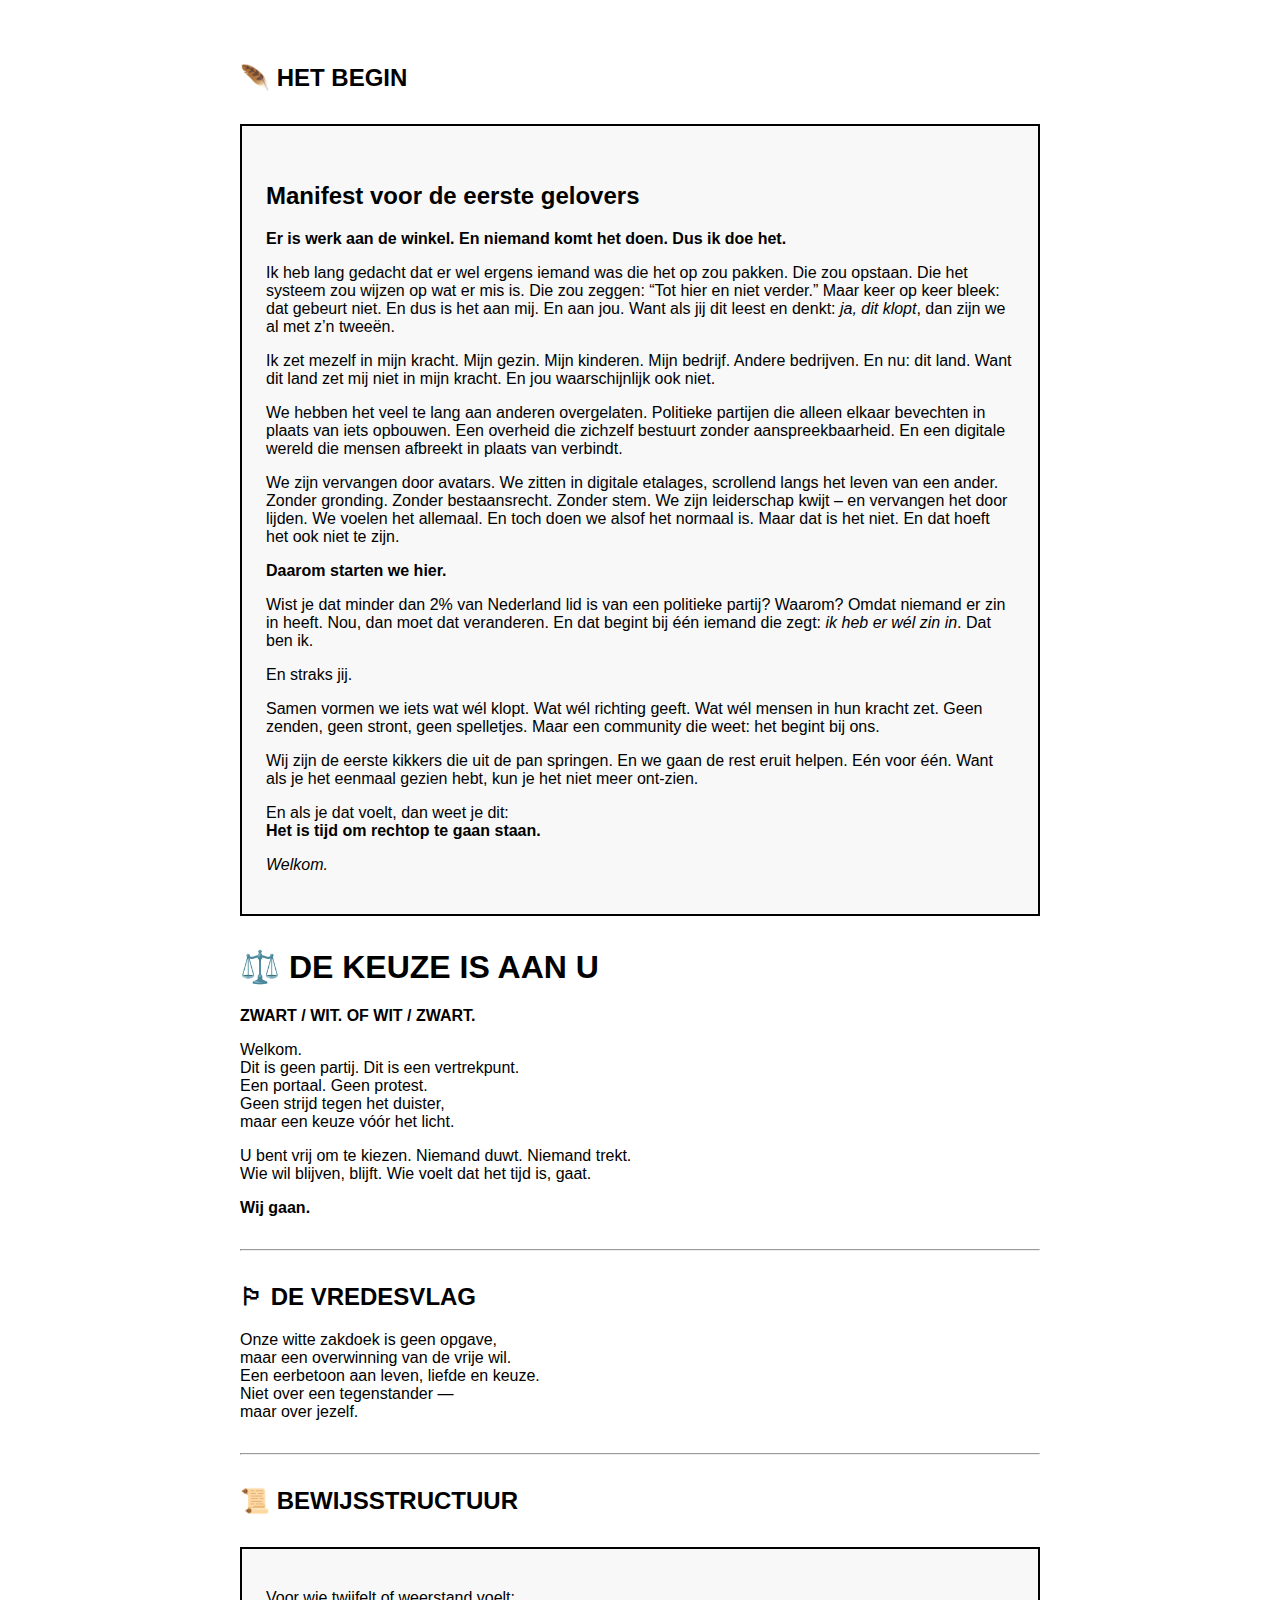
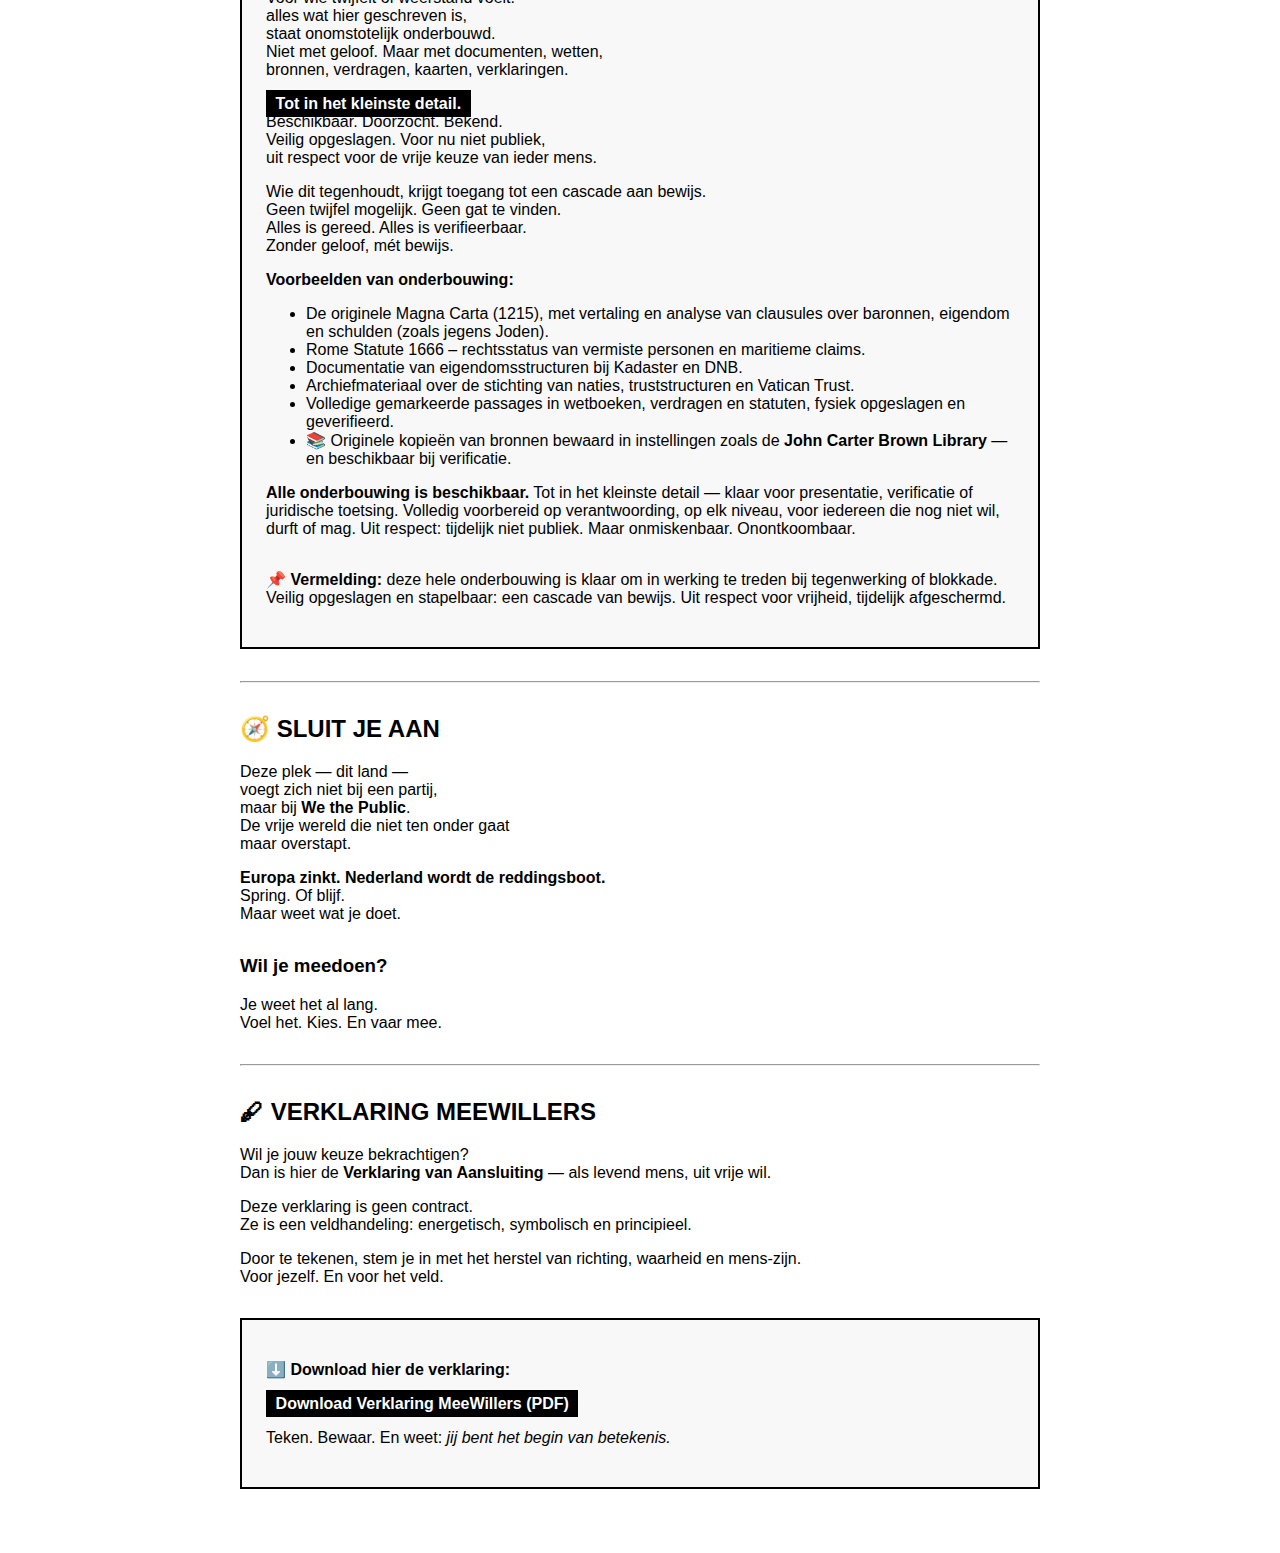
<file: index.html>
<!DOCTYPE html>
<html lang="nl">
<head>
  <meta charset="UTF-8" />
  <meta name="viewport" content="width=device-width, initial-scale=1.0" />
  <title>De Keuze | Partij Tegen De Politiek</title>
  <style>
    body {
      margin: 0;
      padding: 2rem;
      font-family: Arial, sans-serif;
      background: #fff;
      color: #000;
    }
    .container {
      max-width: 800px;
      margin: 0 auto;
    }
    h1, h2, h3 {
      margin-top: 2rem;
    }
    hr {
      margin: 2rem 0;
    }
    .highlight {
      font-weight: bold;
      background: #000;
      color: #fff;
      padding: 0.3rem 0.6rem;
      text-decoration: none;
    }
    .box {
      border: 2px solid black;
      padding: 1.5rem;
      margin: 2rem 0;
      background: #f8f8f8;
    }
  </style>
</head>
<body>
  <div class="container"><!-- HET BEGIN: Manifest voor de eerste gelovers -->
<h2>🪶 HET BEGIN</h2>
<div class="box">
  <h2>Manifest voor de eerste gelovers</h2>

  <p><strong>Er is werk aan de winkel. En niemand komt het doen. Dus ik doe het.</strong></p>

  <p>Ik heb lang gedacht dat er wel ergens iemand was die het op zou pakken. Die zou opstaan. Die het systeem zou wijzen op wat er mis is. Die zou zeggen: “Tot hier en niet verder.” Maar keer op keer bleek: dat gebeurt niet. En dus is het aan mij. En aan jou. Want als jij dit leest en denkt: <em>ja, dit klopt</em>, dan zijn we al met z’n tweeën.</p>

  <p>Ik zet mezelf in mijn kracht. Mijn gezin. Mijn kinderen. Mijn bedrijf. Andere bedrijven. En nu: dit land. Want dit land zet mij niet in mijn kracht. En jou waarschijnlijk ook niet.</p>

  <p>We hebben het veel te lang aan anderen overgelaten. Politieke partijen die alleen elkaar bevechten in plaats van iets opbouwen. Een overheid die zichzelf bestuurt zonder aanspreekbaarheid. En een digitale wereld die mensen afbreekt in plaats van verbindt.</p>

  <p>We zijn vervangen door avatars. We zitten in digitale etalages, scrollend langs het leven van een ander. Zonder gronding. Zonder bestaansrecht. Zonder stem. We zijn leiderschap kwijt – en vervangen het door lijden. We voelen het allemaal. En toch doen we alsof het normaal is. Maar dat is het niet. En dat hoeft het ook niet te zijn.</p>

  <p><strong>Daarom starten we hier.</strong></p>

  <p>Wist je dat minder dan 2% van Nederland lid is van een politieke partij? Waarom? Omdat niemand er zin in heeft. Nou, dan moet dat veranderen. En dat begint bij één iemand die zegt: <em>ik heb er wél zin in</em>. Dat ben ik.</p>

  <p>En straks jij.</p>

  <p>Samen vormen we iets wat wél klopt. Wat wél richting geeft. Wat wél mensen in hun kracht zet. Geen zenden, geen stront, geen spelletjes. Maar een community die weet: het begint bij ons.</p>

  <p>Wij zijn de eerste kikkers die uit de pan springen. En we gaan de rest eruit helpen. Eén voor één. Want als je het eenmaal gezien hebt, kun je het niet meer ont-zien.</p>

  <p>En als je dat voelt, dan weet je dit:<br><strong>Het is tijd om rechtop te gaan staan.</strong></p>

  <p><em>Welkom.</em></p>
</div>
<!-- EINDE Manifest -->

    <h1>⚖️ DE KEUZE IS AAN U</h1>
    <p><strong>ZWART / WIT. OF WIT / ZWART.</strong></p>

    <p>Welkom.<br>
    Dit is geen partij. Dit is een vertrekpunt.<br>
    Een portaal. Geen protest.<br>
    Geen strijd tegen het duister,<br>
    maar een keuze vóór het licht.</p>

    <p>U bent vrij om te kiezen. Niemand duwt. Niemand trekt.<br>
    Wie wil blijven, blijft. Wie voelt dat het tijd is, gaat.</p>

    <p><strong>Wij gaan.</strong></p>

    <hr />

    <h2>🏳 DE VREDESVLAG</h2>
    <p>Onze witte zakdoek is geen opgave,<br>
    maar een overwinning van de vrije wil.<br>
    Een eerbetoon aan leven, liefde en keuze.<br>
    Niet over een tegenstander —<br>
    maar over jezelf.</p>

    <hr />

    <h2>📜 BEWIJSSTRUCTUUR</h2>
    <div class="box">
      <p>Voor wie twijfelt of weerstand voelt:<br>
      alles wat hier geschreven is,<br>
      staat onomstotelijk onderbouwd.<br>
      Niet met geloof. Maar met documenten, wetten,<br>
      bronnen, verdragen, kaarten, verklaringen.</p>

      <p><span class="highlight">Tot in het kleinste detail.</span><br>
      Beschikbaar. Doorzocht. Bekend.<br>
      Veilig opgeslagen. Voor nu niet publiek,<br>
      uit respect voor de vrije keuze van ieder mens.</p>

      <p>Wie dit tegenhoudt, krijgt toegang tot een cascade aan bewijs.<br>
      Geen twijfel mogelijk. Geen gat te vinden.<br>
      Alles is gereed. Alles is verifieerbaar.<br>
      Zonder geloof, mét bewijs.</p>

      <p><strong>Voorbeelden van onderbouwing:</strong></p>
      <ul>
        <li>De originele Magna Carta (1215), met vertaling en analyse van clausules over baronnen, eigendom en schulden (zoals jegens Joden).</li>
        <li>Rome Statute 1666 – rechtsstatus van vermiste personen en maritieme claims.</li>
        <li>Documentatie van eigendomsstructuren bij Kadaster en DNB.</li>
        <li>Archiefmateriaal over de stichting van naties, truststructuren en Vatican Trust.</li>
        <li>Volledige gemarkeerde passages in wetboeken, verdragen en statuten, fysiek opgeslagen en geverifieerd.</li>
        <li>📚 Originele kopieën van bronnen bewaard in instellingen zoals de <strong>John Carter Brown Library</strong> — en beschikbaar bij verificatie.</li>
      </ul>

      <p><strong>Alle onderbouwing is beschikbaar.</strong> Tot in het kleinste detail — klaar voor presentatie, verificatie of juridische toetsing. Volledig voorbereid op verantwoording, op elk niveau, voor iedereen die nog niet wil, durft of mag. Uit respect: tijdelijk niet publiek. Maar onmiskenbaar. Onontkoombaar.</p>

      <p style="margin-top: 2rem;"><strong>📌 Vermelding:</strong> deze hele onderbouwing is klaar om in werking te treden bij tegenwerking of blokkade. Veilig opgeslagen en stapelbaar: een cascade van bewijs. Uit respect voor vrijheid, tijdelijk afgeschermd.</p>
    </div>

    <hr />

    <h2>🧭 SLUIT JE AAN</h2>
    <p>Deze plek — dit land —<br>
    voegt zich niet bij een partij,<br>
    maar bij <strong>We the Public</strong>.<br>
    De vrije wereld die niet ten onder gaat<br>
    maar overstapt.</p>

    <p><strong>Europa zinkt. Nederland wordt de reddingsboot.</strong><br>
    Spring. Of blijf.<br>
    Maar weet wat je doet.</p>

    <h3>Wil je meedoen?</h3>
    <p>Je weet het al lang.<br>
    Voel het. Kies. En vaar mee.</p>

    <hr />

    <h2>🖋 VERKLARING MEEWILLERS</h2>
    <p>Wil je jouw keuze bekrachtigen?<br>
    Dan is hier de <strong>Verklaring van Aansluiting</strong> — als levend mens, uit vrije wil.</p>

    <p>Deze verklaring is geen contract.<br>
    Ze is een veldhandeling: energetisch, symbolisch en principieel.</p>

    <p>Door te tekenen, stem je in met het herstel van richting, waarheid en mens-zijn.<br>
    Voor jezelf. En voor het veld.</p>

    <div class="box">
      <p><strong>⬇️ Download hier de verklaring:</strong></p>
      <p><a href="Verklaring_Staten_Generaal_MeeWillers.pdf" download class="highlight">Download Verklaring MeeWillers (PDF)</a></p>
      <p style="margin-top:1rem;">Teken. Bewaar. En weet: <em>jij bent het begin van betekenis.</em></p>
    </div>
  </div>
</body>
</html>
</file>
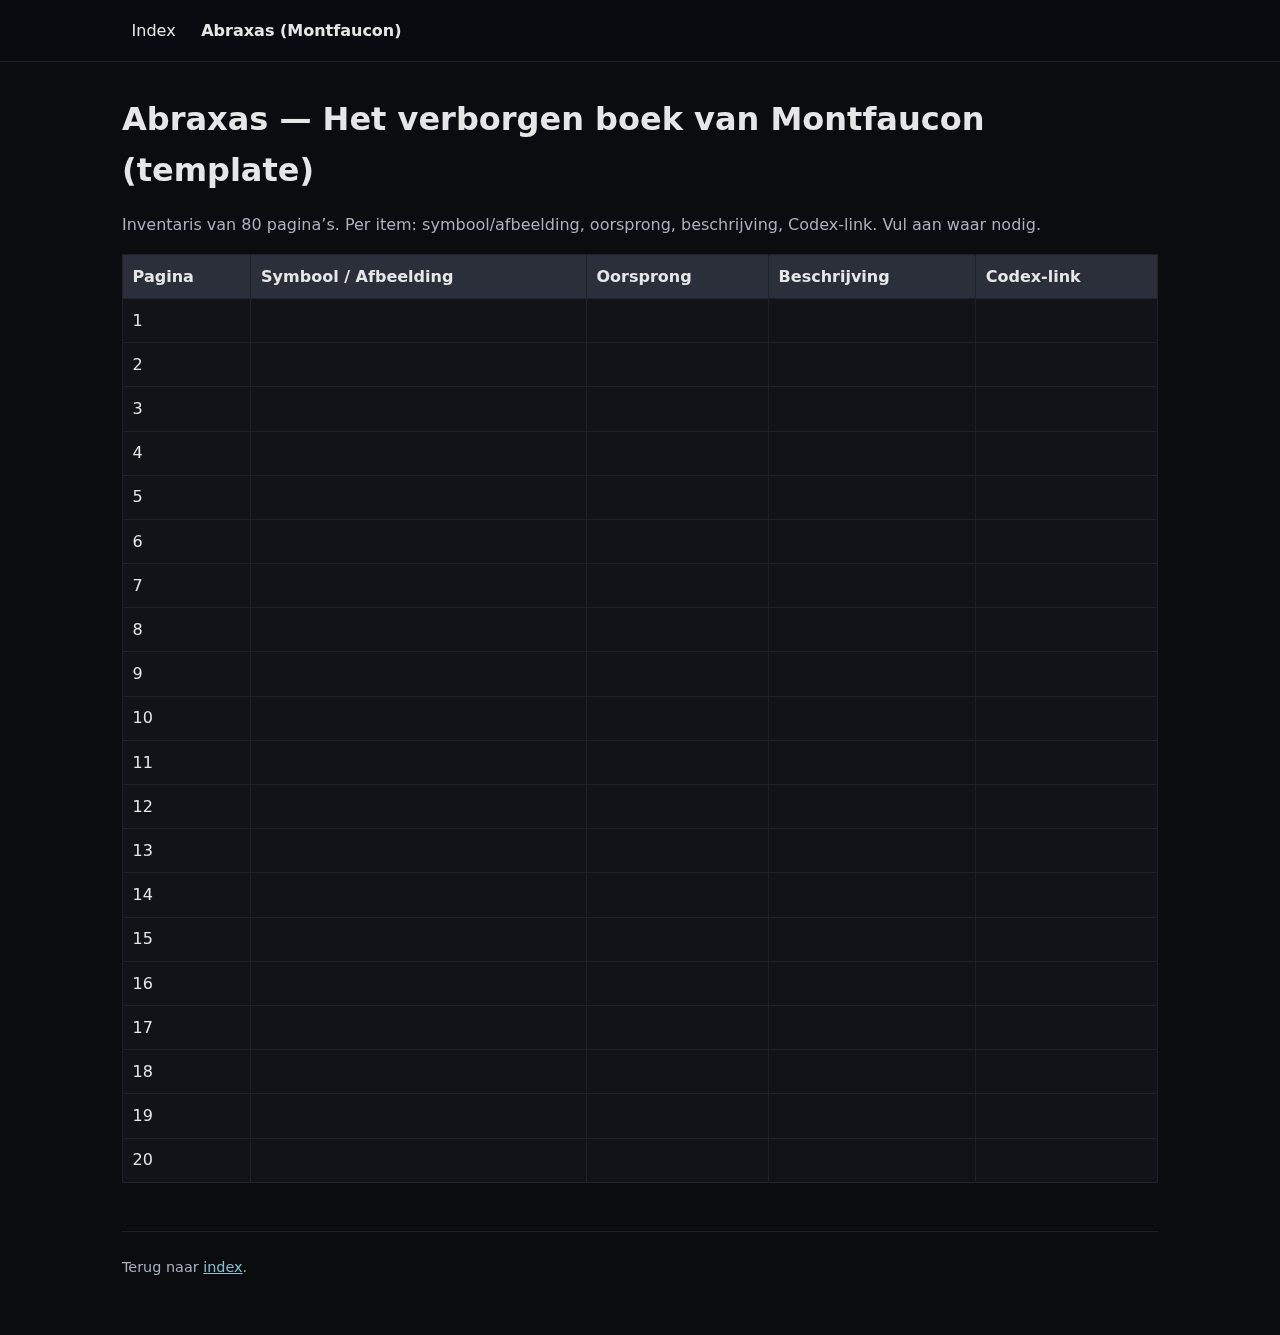
<file: abraxas_montfaucon.html>
<!doctype html>
<html lang="nl">
<head>
<meta charset="utf-8">
<meta name="viewport" content="width=device-width,initial-scale=1">
<title>Abraxas (Montfaucon) — Inventaris-template</title>
<link rel="stylesheet" href="styles.css">
</head>
<body>
<nav><div class="inner">
  <a href="index.html">Index</a>
  <strong>Abraxas (Montfaucon)</strong>
</div></nav>
<main class="container">
  <h1>Abraxas — Het verborgen boek van Montfaucon (template)</h1>
  <p class="lede">Inventaris van 80 pagina’s. Per item: symbool/afbeelding, oorsprong, beschrijving, Codex‑link. Vul aan waar nodig.</p>
  <table class="table">
    <thead><tr><th>Pagina</th><th>Symbool / Afbeelding</th><th>Oorsprong</th><th>Beschrijving</th><th>Codex‑link</th></tr></thead>
    <tbody>
      <tr><td>1</td><td></td><td></td><td></td><td></td></tr>
<tr><td>2</td><td></td><td></td><td></td><td></td></tr>
<tr><td>3</td><td></td><td></td><td></td><td></td></tr>
<tr><td>4</td><td></td><td></td><td></td><td></td></tr>
<tr><td>5</td><td></td><td></td><td></td><td></td></tr>
<tr><td>6</td><td></td><td></td><td></td><td></td></tr>
<tr><td>7</td><td></td><td></td><td></td><td></td></tr>
<tr><td>8</td><td></td><td></td><td></td><td></td></tr>
<tr><td>9</td><td></td><td></td><td></td><td></td></tr>
<tr><td>10</td><td></td><td></td><td></td><td></td></tr>
<tr><td>11</td><td></td><td></td><td></td><td></td></tr>
<tr><td>12</td><td></td><td></td><td></td><td></td></tr>
<tr><td>13</td><td></td><td></td><td></td><td></td></tr>
<tr><td>14</td><td></td><td></td><td></td><td></td></tr>
<tr><td>15</td><td></td><td></td><td></td><td></td></tr>
<tr><td>16</td><td></td><td></td><td></td><td></td></tr>
<tr><td>17</td><td></td><td></td><td></td><td></td></tr>
<tr><td>18</td><td></td><td></td><td></td><td></td></tr>
<tr><td>19</td><td></td><td></td><td></td><td></td></tr>
<tr><td>20</td><td></td><td></td><td></td><td></td></tr>
    </tbody>
  </table>
  <div class="foot">Terug naar <a href="index.html">index</a>.</div>
</main>
</body>
</html>
</file>
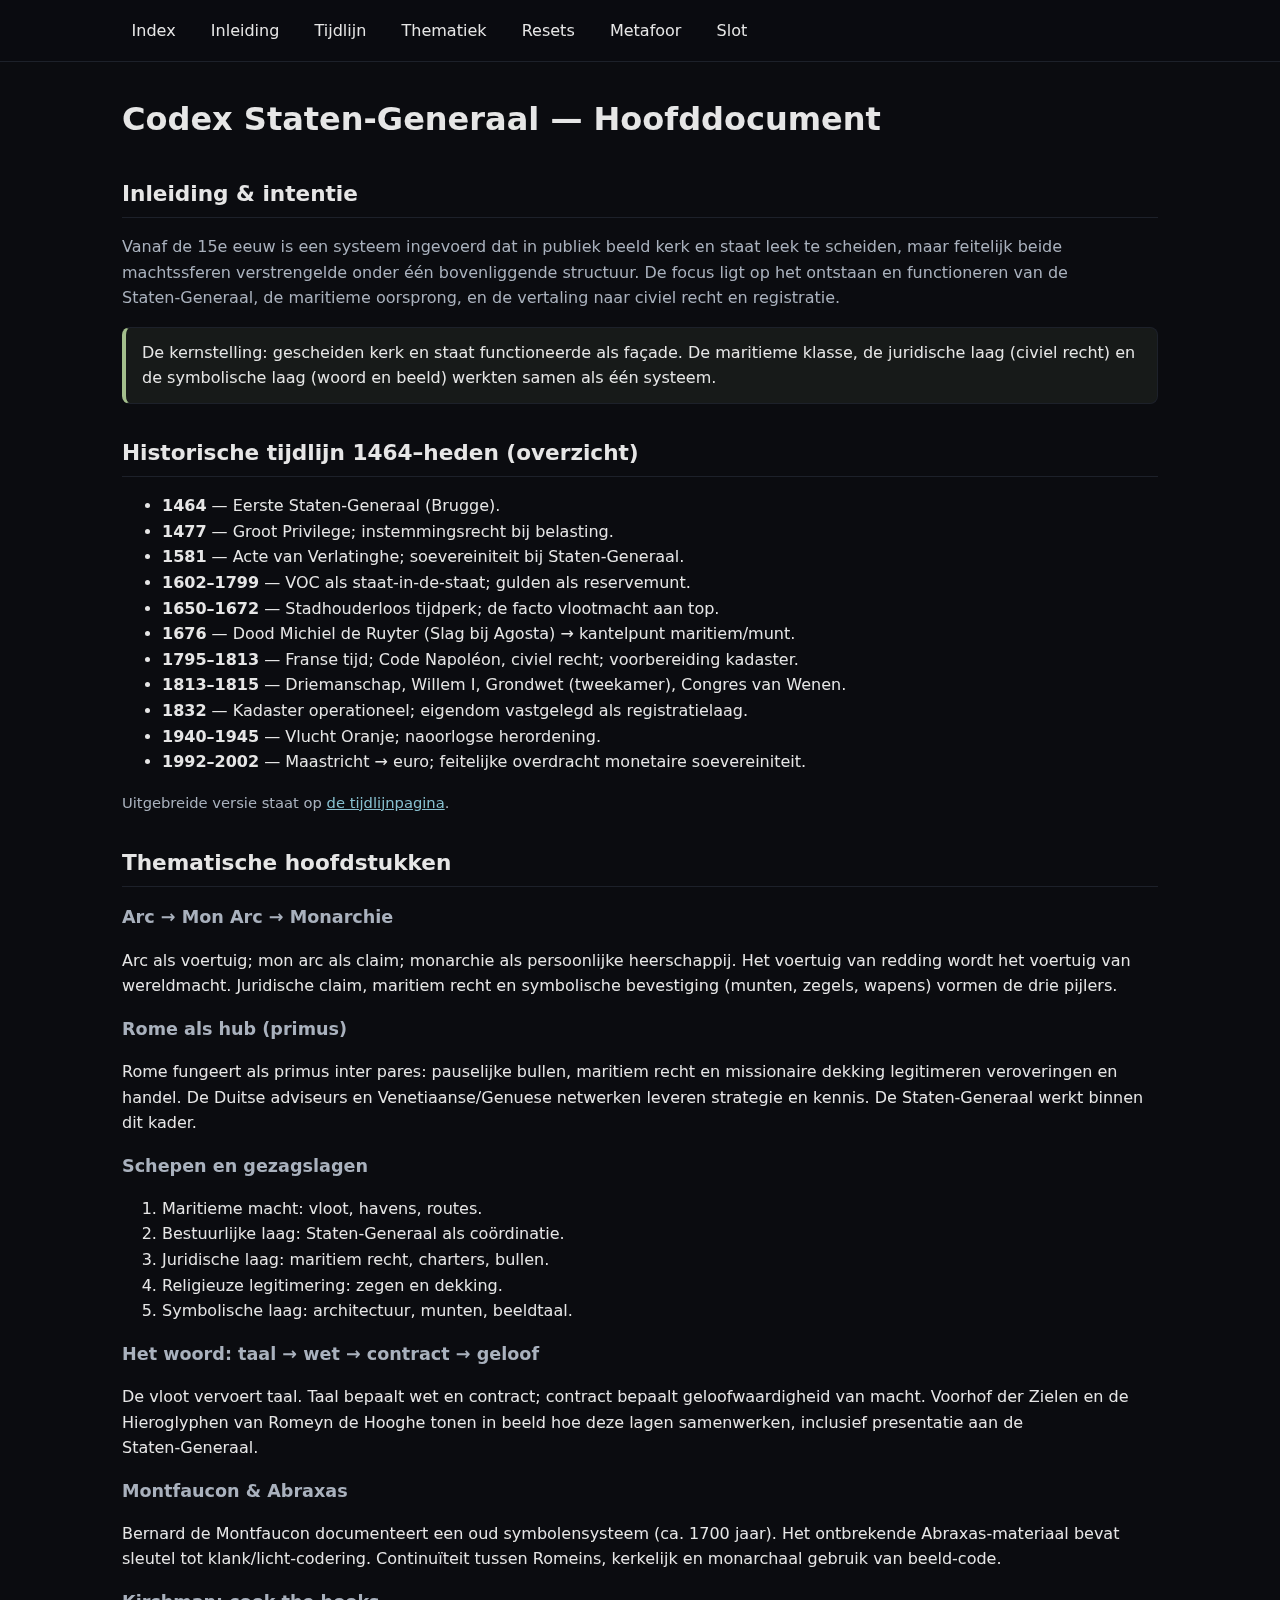
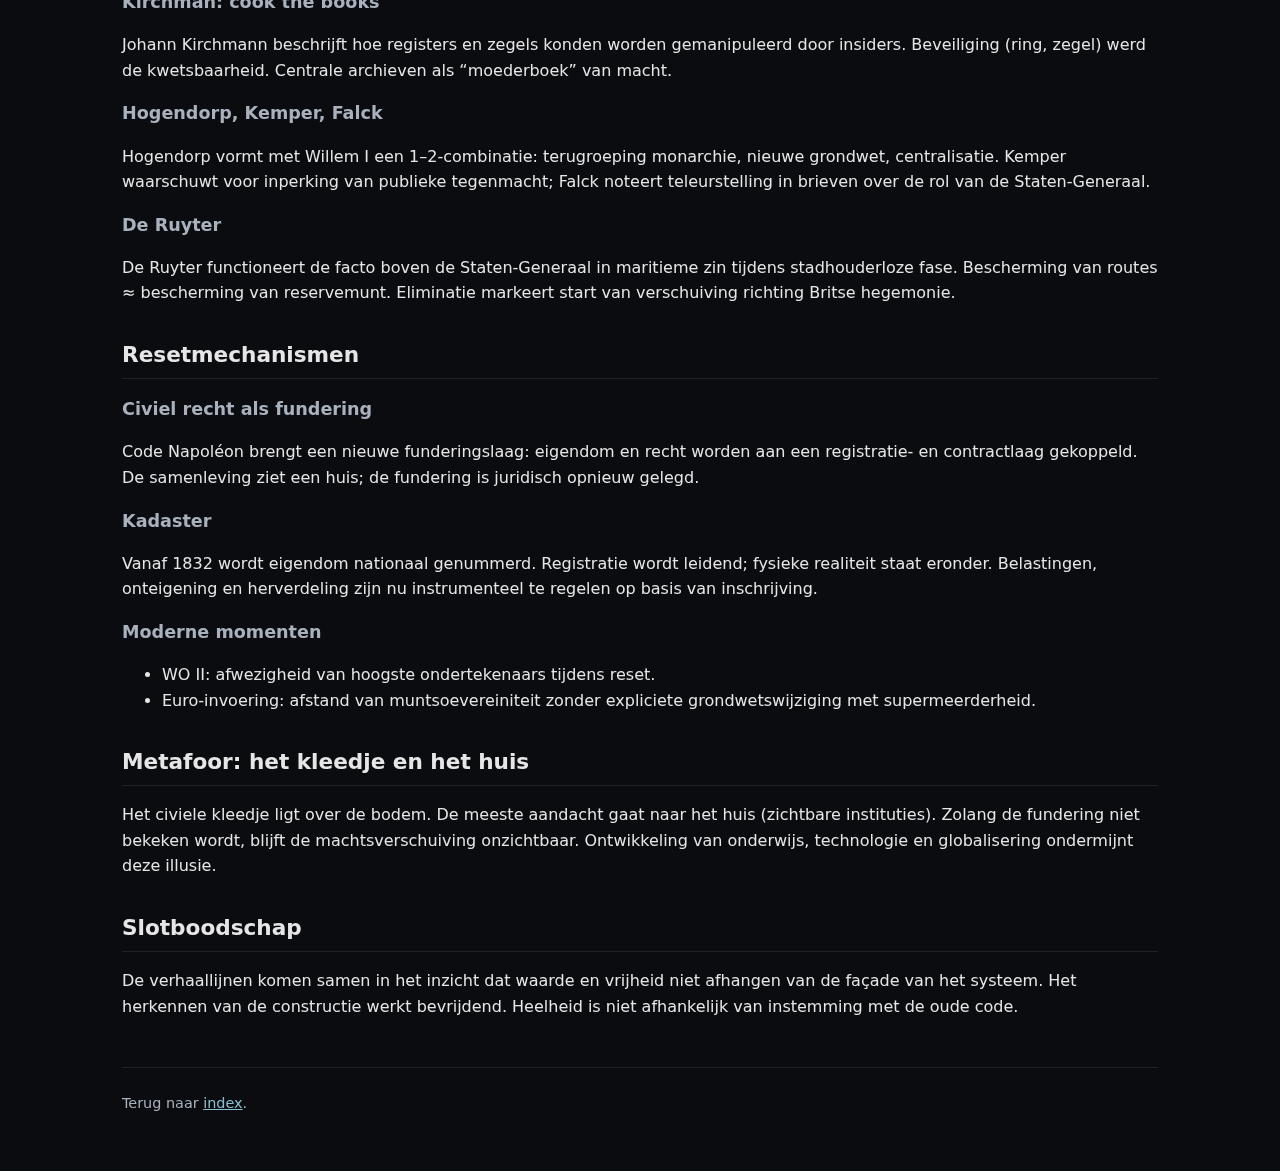
<file: codex_sg.html>
<!doctype html>
<html lang="nl">
<head>
<meta charset="utf-8">
<meta name="viewport" content="width=device-width,initial-scale=1">
<title>Codex Staten-Generaal — Hoofddocument</title>
<link rel="stylesheet" href="styles.css">
</head>
<body>
<nav><div class="inner">
  <a href="index.html">Index</a>
  <a href="#inleiding">Inleiding</a>
  <a href="#tijdlijn">Tijdlijn</a>
  <a href="#thematiek">Thematiek</a>
  <a href="#resets">Resets</a>
  <a href="#metafoor">Metafoor</a>
  <a href="#slot">Slot</a>
</div></nav>
<main class="container">
  <h1>Codex Staten-Generaal — Hoofddocument</h1>

  <section id="inleiding">
    <h2>Inleiding & intentie</h2>
    <p class="lede">Vanaf de 15e eeuw is een systeem ingevoerd dat in publiek beeld kerk en staat leek te scheiden, maar feitelijk beide
    machtssferen verstrengelde onder één bovenliggende structuur. De focus ligt op het ontstaan en functioneren van de Staten‑Generaal,
    de maritieme oorsprong, en de vertaling naar civiel recht en registratie.</p>
    <div class="card callout ok">
      De kernstelling: gescheiden kerk en staat functioneerde als façade. De maritieme klasse, de juridische laag (civiel recht) en de symbolische laag
      (woord en beeld) werkten samen als één systeem.
    </div>
  </section>

  <section id="tijdlijn">
    <h2>Historische tijdlijn 1464–heden (overzicht)</h2>
    <ul>
      <li><strong>1464</strong> — Eerste Staten‑Generaal (Brugge).</li>
      <li><strong>1477</strong> — Groot Privilege; instemmingsrecht bij belasting.</li>
      <li><strong>1581</strong> — Acte van Verlatinghe; soevereiniteit bij Staten‑Generaal.</li>
      <li><strong>1602–1799</strong> — VOC als staat‑in‑de‑staat; gulden als reservemunt.</li>
      <li><strong>1650–1672</strong> — Stadhouderloos tijdperk; de facto vlootmacht aan top.</li>
      <li><strong>1676</strong> — Dood Michiel de Ruyter (Slag bij Agosta) → kantelpunt maritiem/munt.</li>
      <li><strong>1795–1813</strong> — Franse tijd; Code Napoléon, civiel recht; voorbereiding kadaster.</li>
      <li><strong>1813–1815</strong> — Driemanschap, Willem I, Grondwet (tweekamer), Congres van Wenen.</li>
      <li><strong>1832</strong> — Kadaster operationeel; eigendom vastgelegd als registratielaag.</li>
      <li><strong>1940–1945</strong> — Vlucht Oranje; naoorlogse herordening.</li>
      <li><strong>1992–2002</strong> — Maastricht → euro; feitelijke overdracht monetaire soevereiniteit.</li>
    </ul>
    <p class="small">Uitgebreide versie staat op <a href="timeline.html">de tijdlijnpagina</a>.</p>
  </section>

  <section id="thematiek">
    <h2>Thematische hoofdstukken</h2>

    <h3>Arc → Mon Arc → Monarchie</h3>
    <p>Arc als voertuig; mon arc als claim; monarchie als persoonlijke heerschappij. Het voertuig van redding wordt het voertuig van wereldmacht.
    Juridische claim, maritiem recht en symbolische bevestiging (munten, zegels, wapens) vormen de drie pijlers.</p>

    <h3>Rome als hub (primus)</h3>
    <p>Rome fungeert als primus inter pares: pauselijke bullen, maritiem recht en missionaire dekking legitimeren veroveringen en handel.
    De Duitse adviseurs en Venetiaanse/Genuese netwerken leveren strategie en kennis. De Staten‑Generaal werkt binnen dit kader.</p>

    <h3>Schepen en gezagslagen</h3>
    <ol>
      <li>Maritieme macht: vloot, havens, routes.</li>
      <li>Bestuurlijke laag: Staten‑Generaal als coördinatie.</li>
      <li>Juridische laag: maritiem recht, charters, bullen.</li>
      <li>Religieuze legitimering: zegen en dekking.</li>
      <li>Symbolische laag: architectuur, munten, beeldtaal.</li>
    </ol>

    <h3>Het woord: taal → wet → contract → geloof</h3>
    <p>De vloot vervoert taal. Taal bepaalt wet en contract; contract bepaalt geloofwaardigheid van macht. Voorhof der Zielen en de
    Hieroglyphen van Romeyn de Hooghe tonen in beeld hoe deze lagen samenwerken, inclusief presentatie aan de Staten‑Generaal.</p>

    <h3>Montfaucon & Abraxas</h3>
    <p>Bernard de Montfaucon documenteert een oud symbolensysteem (ca. 1700 jaar). Het ontbrekende Abraxas‑materiaal bevat sleutel tot
    klank/licht‑codering. Continuïteit tussen Romeins, kerkelijk en monarchaal gebruik van beeld‑code.</p>

    <h3>Kirchman: cook the books</h3>
    <p>Johann Kirchmann beschrijft hoe registers en zegels konden worden gemanipuleerd door insiders. Beveiliging (ring, zegel) werd de
    kwetsbaarheid. Centrale archieven als “moederboek” van macht.</p>

    <h3>Hogendorp, Kemper, Falck</h3>
    <p>Hogendorp vormt met Willem I een 1–2‑combinatie: terugroeping monarchie, nieuwe grondwet, centralisatie. Kemper waarschuwt voor inperking
    van publieke tegenmacht; Falck noteert teleurstelling in brieven over de rol van de Staten‑Generaal.</p>

    <h3>De Ruyter</h3>
    <p>De Ruyter functioneert de facto boven de Staten‑Generaal in maritieme zin tijdens stadhouderloze fase. Bescherming van routes ≈ bescherming
    van reservemunt. Eliminatie markeert start van verschuiving richting Britse hegemonie.</p>
  </section>

  <section id="resets">
    <h2>Resetmechanismen</h2>
    <h3>Civiel recht als fundering</h3>
    <p>Code Napoléon brengt een nieuwe funderingslaag: eigendom en recht worden aan een registratie‑ en contractlaag gekoppeld.
    De samenleving ziet een huis; de fundering is juridisch opnieuw gelegd.</p>

    <h3>Kadaster</h3>
    <p>Vanaf 1832 wordt eigendom nationaal genummerd. Registratie wordt leidend; fysieke realiteit staat eronder. Belastingen, onteigening en
    herverdeling zijn nu instrumenteel te regelen op basis van inschrijving.</p>

    <h3>Moderne momenten</h3>
    <ul>
      <li>WO II: afwezigheid van hoogste ondertekenaars tijdens reset.</li>
      <li>Euro‑invoering: afstand van muntsoevereiniteit zonder expliciete grondwetswijziging met supermeerderheid.</li>
    </ul>
  </section>

  <section id="metafoor">
    <h2>Metafoor: het kleedje en het huis</h2>
    <p>Het civiele kleedje ligt over de bodem. De meeste aandacht gaat naar het huis (zichtbare instituties). Zolang de fundering niet bekeken
    wordt, blijft de machtsverschuiving onzichtbaar. Ontwikkeling van onderwijs, technologie en globalisering ondermijnt deze illusie.</p>
  </section>

  <section id="slot">
    <h2>Slotboodschap</h2>
    <p>De verhaallijnen komen samen in het inzicht dat waarde en vrijheid niet afhangen van de façade van het systeem. Het herkennen van de
    constructie werkt bevrijdend. Heelheid is niet afhankelijk van instemming met de oude code.</p>
  </section>

  <div class="foot">Terug naar <a href="index.html">index</a>.</div>
</main>
</body>
</html>
</file>
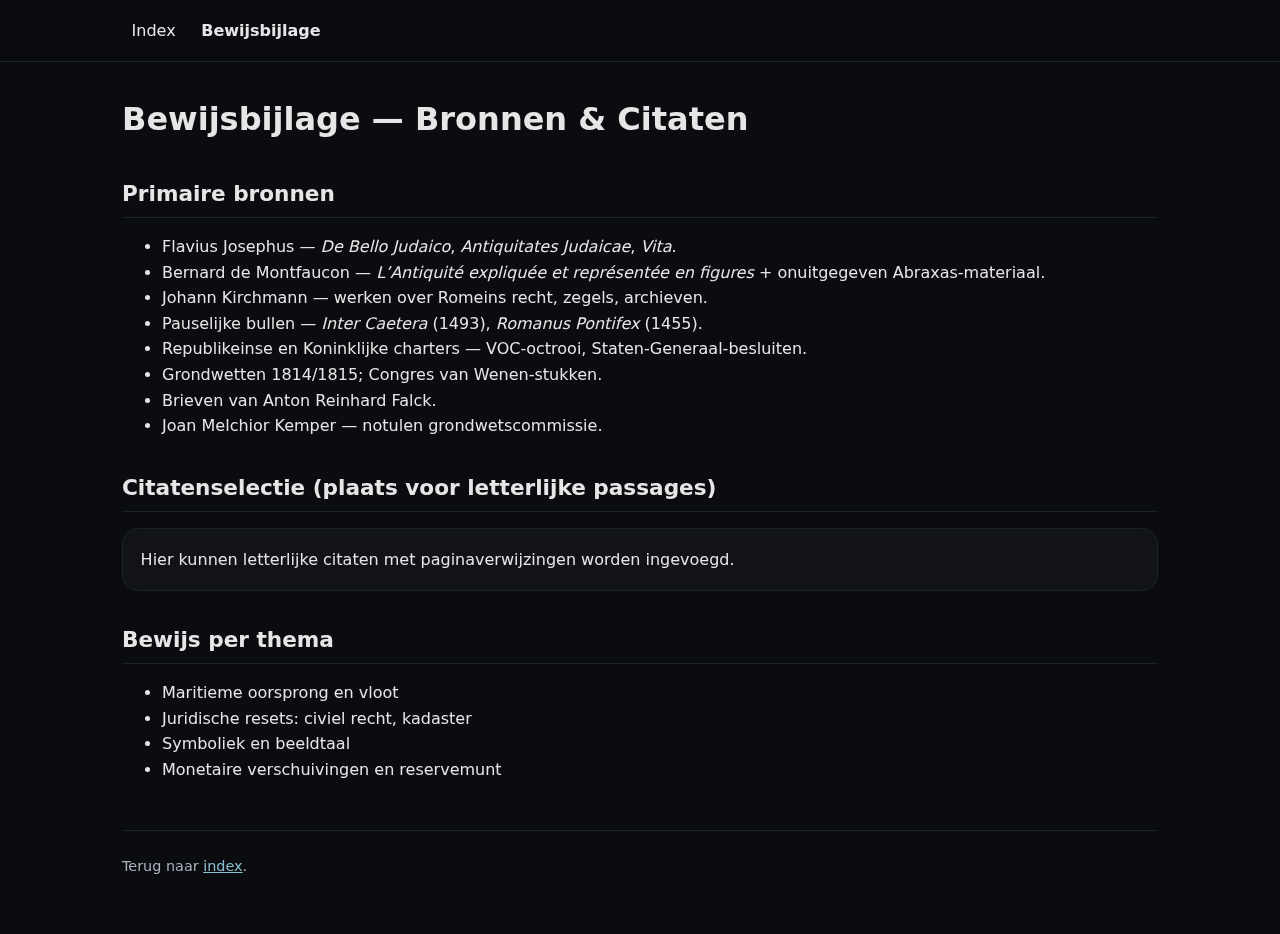
<file: evidence.html>
<!doctype html>
<html lang="nl">
<head>
<meta charset="utf-8">
<meta name="viewport" content="width=device-width,initial-scale=1">
<title>Bewijsbijlage — Bronnen & Citaten</title>
<link rel="stylesheet" href="styles.css">
</head>
<body>
<nav><div class="inner">
  <a href="index.html">Index</a>
  <strong>Bewijsbijlage</strong>
</div></nav>
<main class="container">
  <h1>Bewijsbijlage — Bronnen & Citaten</h1>

  <section>
    <h2>Primaire bronnen</h2>
    <ul>
      <li>Flavius Josephus — <em>De Bello Judaico</em>, <em>Antiquitates Judaicae</em>, <em>Vita</em>.</li>
      <li>Bernard de Montfaucon — <em>L’Antiquité expliquée et représentée en figures</em> + onuitgegeven Abraxas‑materiaal.</li>
      <li>Johann Kirchmann — werken over Romeins recht, zegels, archieven.</li>
      <li>Pauselijke bullen — <em>Inter Caetera</em> (1493), <em>Romanus Pontifex</em> (1455).</li>
      <li>Republikeinse en Koninklijke charters — VOC‑octrooi, Staten‑Generaal‑besluiten.</li>
      <li>Grondwetten 1814/1815; Congres van Wenen‑stukken.</li>
      <li>Brieven van Anton Reinhard Falck.</li>
      <li>Joan Melchior Kemper — notulen grondwetscommissie.</li>
    </ul>
  </section>

  <section>
    <h2>Citatenselectie (plaats voor letterlijke passages)</h2>
    <div class="card">Hier kunnen letterlijke citaten met paginaverwijzingen worden ingevoegd.</div>
  </section>

  <section>
    <h2>Bewijs per thema</h2>
    <ul>
      <li>Maritieme oorsprong en vloot</li>
      <li>Juridische resets: civiel recht, kadaster</li>
      <li>Symboliek en beeldtaal</li>
      <li>Monetaire verschuivingen en reservemunt</li>
    </ul>
  </section>

  <div class="foot">Terug naar <a href="index.html">index</a>.</div>
</main>
</body>
</html>
</file>
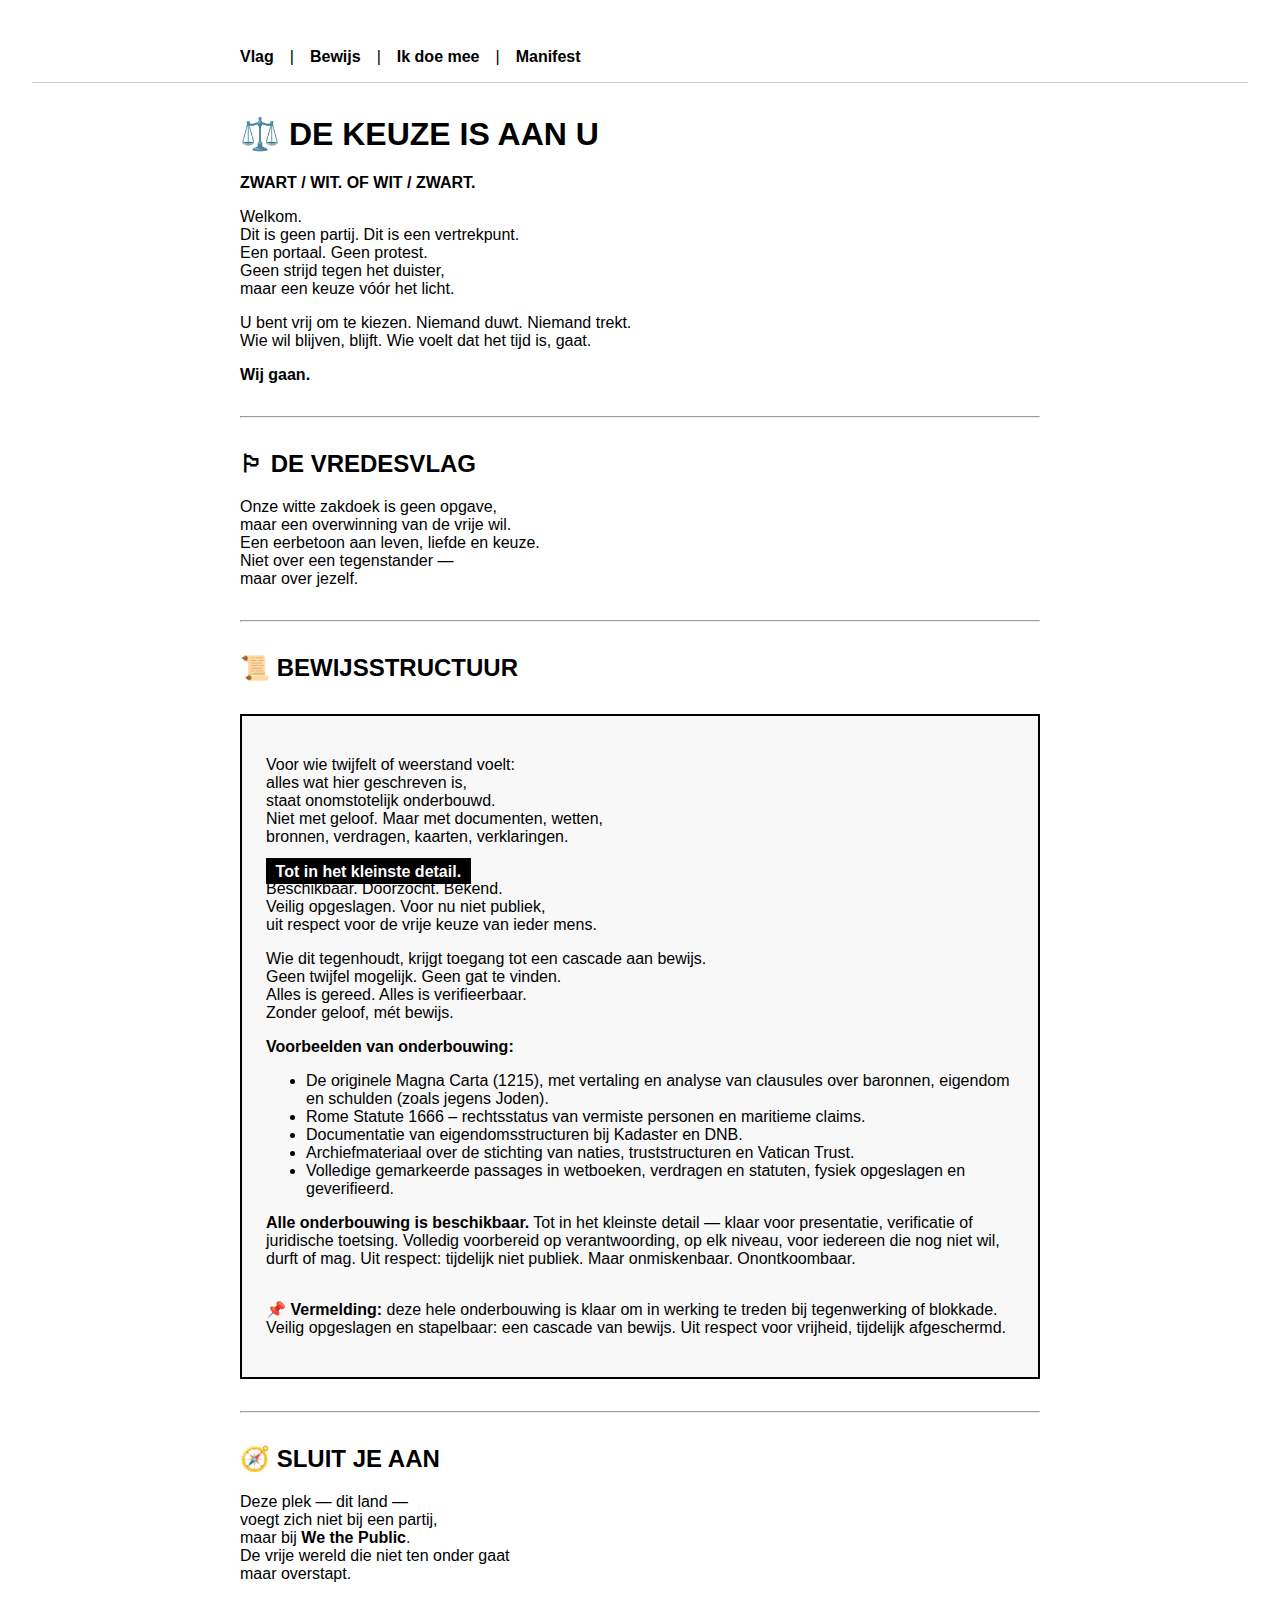
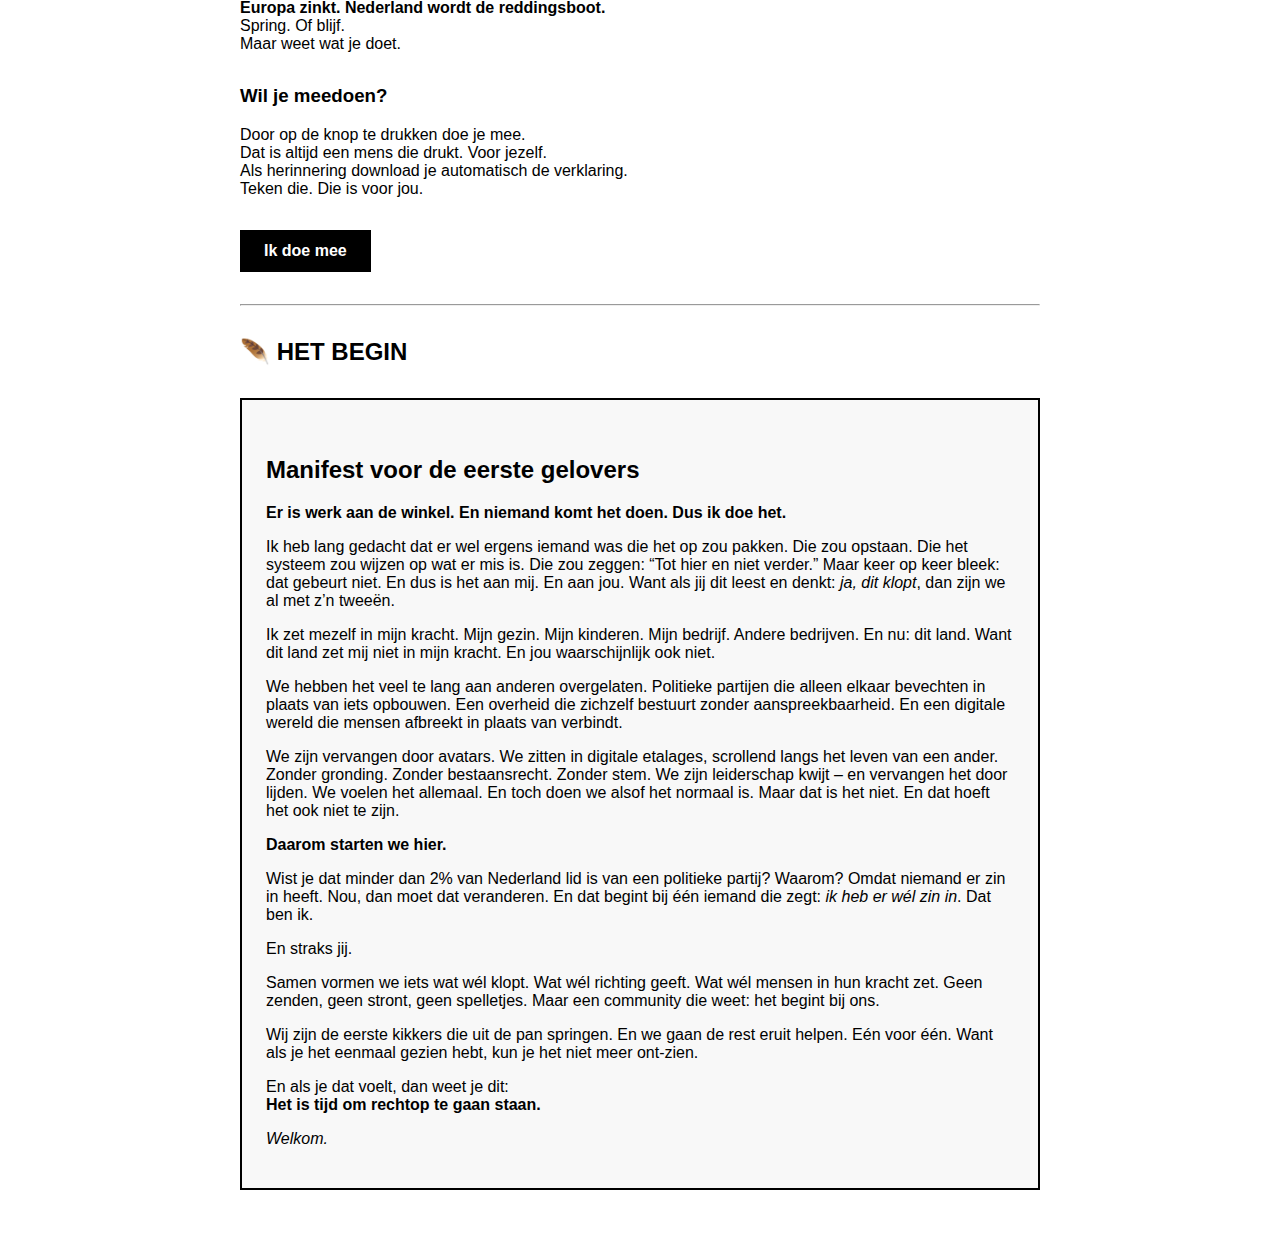
<file: index (1).html>
<!DOCTYPE html>
<html lang="nl">
<head>
  <meta charset="UTF-8" />
  <meta name="viewport" content="width=device-width, initial-scale=1.0" />
  <title>De Keuze | Partij Tegen De Politiek</title>
  <style>
    body {
      margin: 0;
      padding: 2rem;
      font-family: Arial, sans-serif;
      background: #fff;
      color: #000;
    }
    .container {
      max-width: 800px;
      margin: 0 auto;
    }
    h1, h2, h3 {
      margin-top: 2rem;
    }
    hr {
      margin: 2rem 0;
    }
    .highlight {
      font-weight: bold;
      background: #000;
      color: #fff;
      padding: 0.3rem 0.6rem;
    }
    .box {
      border: 2px solid black;
      padding: 1.5rem;
      margin: 2rem 0;
      background: #f8f8f8;
    }
    .download-button {
      display: inline-block;
      background: #000;
      color: #fff;
      padding: 0.75rem 1.5rem;
      text-decoration: none;
      font-weight: bold;
      margin-top: 1rem;
    }
    nav {
      position: sticky;
      top: 0;
      background: #fff;
      padding: 1rem 0;
      border-bottom: 1px solid #ccc;
    }
    nav .container {
      display: flex;
      gap: 1rem;
    }
    nav a {
      color: #000;
      text-decoration: none;
      font-weight: bold;
    }
  </style>
</head>
<body>
  <nav>
    <div class="container">
      <a href="#vlag">Vlag</a> |
      <a href="#bewijs">Bewijs</a> |
      <a href="#meedoen">Ik doe mee</a> |
      <a href="#manifest">Manifest</a>
    </div>
  </nav>

  <div class="container">
    <h1>⚖️ DE KEUZE IS AAN U</h1>
    <p><strong>ZWART / WIT. OF WIT / ZWART.</strong></p>
    <p>Welkom.<br>
    Dit is geen partij. Dit is een vertrekpunt.<br>
    Een portaal. Geen protest.<br>
    Geen strijd tegen het duister,<br>
    maar een keuze vóór het licht.</p>
    <p>U bent vrij om te kiezen. Niemand duwt. Niemand trekt.<br>
    Wie wil blijven, blijft. Wie voelt dat het tijd is, gaat.</p>
    <p><strong>Wij gaan.</strong></p>
    <hr />

    <h2 id="vlag">🏳 DE VREDESVLAG</h2>
    <p>Onze witte zakdoek is geen opgave,<br>
    maar een overwinning van de vrije wil.<br>
    Een eerbetoon aan leven, liefde en keuze.<br>
    Niet over een tegenstander —<br>
    maar over jezelf.</p>
    <hr />

    <h2 id="bewijs">📜 BEWIJSSTRUCTUUR</h2>
    <div class="box">
      <p>Voor wie twijfelt of weerstand voelt:<br>
      alles wat hier geschreven is,<br>
      staat onomstotelijk onderbouwd.<br>
      Niet met geloof. Maar met documenten, wetten,<br>
      bronnen, verdragen, kaarten, verklaringen.</p>
      <p><span class="highlight">Tot in het kleinste detail.</span><br>
      Beschikbaar. Doorzocht. Bekend.<br>
      Veilig opgeslagen. Voor nu niet publiek,<br>
      uit respect voor de vrije keuze van ieder mens.</p>
      <p>Wie dit tegenhoudt, krijgt toegang tot een cascade aan bewijs.<br>
      Geen twijfel mogelijk. Geen gat te vinden.<br>
      Alles is gereed. Alles is verifieerbaar.<br>
      Zonder geloof, mét bewijs.</p>
      <p><strong>Voorbeelden van onderbouwing:</strong></p>
      <ul>
        <li>De originele Magna Carta (1215), met vertaling en analyse van clausules over baronnen, eigendom en schulden (zoals jegens Joden).</li>
        <li>Rome Statute 1666 – rechtsstatus van vermiste personen en maritieme claims.</li>
        <li>Documentatie van eigendomsstructuren bij Kadaster en DNB.</li>
        <li>Archiefmateriaal over de stichting van naties, truststructuren en Vatican Trust.</li>
        <li>Volledige gemarkeerde passages in wetboeken, verdragen en statuten, fysiek opgeslagen en geverifieerd.</li>
      </ul>
      <p><strong>Alle onderbouwing is beschikbaar.</strong> Tot in het kleinste detail — klaar voor presentatie, verificatie of juridische toetsing. Volledig voorbereid op verantwoording, op elk niveau, voor iedereen die nog niet wil, durft of mag. Uit respect: tijdelijk niet publiek. Maar onmiskenbaar. Onontkoombaar.</p>
      <p style="margin-top: 2rem;"><strong>📌 Vermelding:</strong> deze hele onderbouwing is klaar om in werking te treden bij tegenwerking of blokkade. Veilig opgeslagen en stapelbaar: een cascade van bewijs. Uit respect voor vrijheid, tijdelijk afgeschermd.</p>
    </div>

    <hr />

    <h2 id="meedoen">🧭 SLUIT JE AAN</h2>
    <p>Deze plek — dit land —<br>
    voegt zich niet bij een partij,<br>
    maar bij <strong>We the Public</strong>.<br>
    De vrije wereld die niet ten onder gaat<br>
    maar overstapt.</p>
    <p><strong>Europa zinkt. Nederland wordt de reddingsboot.</strong><br>
    Spring. Of blijf.<br>
    Maar weet wat je doet.</p>
    <h3>Wil je meedoen?</h3>
    <p>Door op de knop te drukken doe je mee.<br>
    Dat is altijd een mens die drukt. Voor jezelf.<br>
    Als herinnering download je automatisch de verklaring.<br>
    Teken die. Die is voor jou.</p>
    <a class="download-button" href="Verklaring_Staten_Generaal_MeeWillers.pdf" download="Verklaring_MeeWillers.pdf">Ik doe mee</a>

    <hr />

    <h2 id="manifest">🪶 HET BEGIN</h2>
    <div class="box">
      <h2>Manifest voor de eerste gelovers</h2>
      <p><strong>Er is werk aan de winkel. En niemand komt het doen. Dus ik doe het.</strong></p>
      <p>Ik heb lang gedacht dat er wel ergens iemand was die het op zou pakken. Die zou opstaan. Die het systeem zou wijzen op wat er mis is. Die zou zeggen: “Tot hier en niet verder.” Maar keer op keer bleek: dat gebeurt niet. En dus is het aan mij. En aan jou. Want als jij dit leest en denkt: <em>ja, dit klopt</em>, dan zijn we al met z’n tweeën.</p>
      <p>Ik zet mezelf in mijn kracht. Mijn gezin. Mijn kinderen. Mijn bedrijf. Andere bedrijven. En nu: dit land. Want dit land zet mij niet in mijn kracht. En jou waarschijnlijk ook niet.</p>
      <p>We hebben het veel te lang aan anderen overgelaten. Politieke partijen die alleen elkaar bevechten in plaats van iets opbouwen. Een overheid die zichzelf bestuurt zonder aanspreekbaarheid. En een digitale wereld die mensen afbreekt in plaats van verbindt.</p>
      <p>We zijn vervangen door avatars. We zitten in digitale etalages, scrollend langs het leven van een ander. Zonder gronding. Zonder bestaansrecht. Zonder stem. We zijn leiderschap kwijt – en vervangen het door lijden. We voelen het allemaal. En toch doen we alsof het normaal is. Maar dat is het niet. En dat hoeft het ook niet te zijn.</p>
      <p><strong>Daarom starten we hier.</strong></p>
      <p>Wist je dat minder dan 2% van Nederland lid is van een politieke partij? Waarom? Omdat niemand er zin in heeft. Nou, dan moet dat veranderen. En dat begint bij één iemand die zegt: <em>ik heb er wél zin in</em>. Dat ben ik.</p>
      <p>En straks jij.</p>
      <p>Samen vormen we iets wat wél klopt. Wat wél richting geeft. Wat wél mensen in hun kracht zet. Geen zenden, geen stront, geen spelletjes. Maar een community die weet: het begint bij ons.</p>
      <p>Wij zijn de eerste kikkers die uit de pan springen. En we gaan de rest eruit helpen. Eén voor één. Want als je het eenmaal gezien hebt, kun je het niet meer ont-zien.</p>
      <p>En als je dat voelt, dan weet je dit:<br><strong>Het is tijd om rechtop te gaan staan.</strong></p>
      <p><em>Welkom.</em></p>
    </div>
  </div>
</body>
</html>
</file>
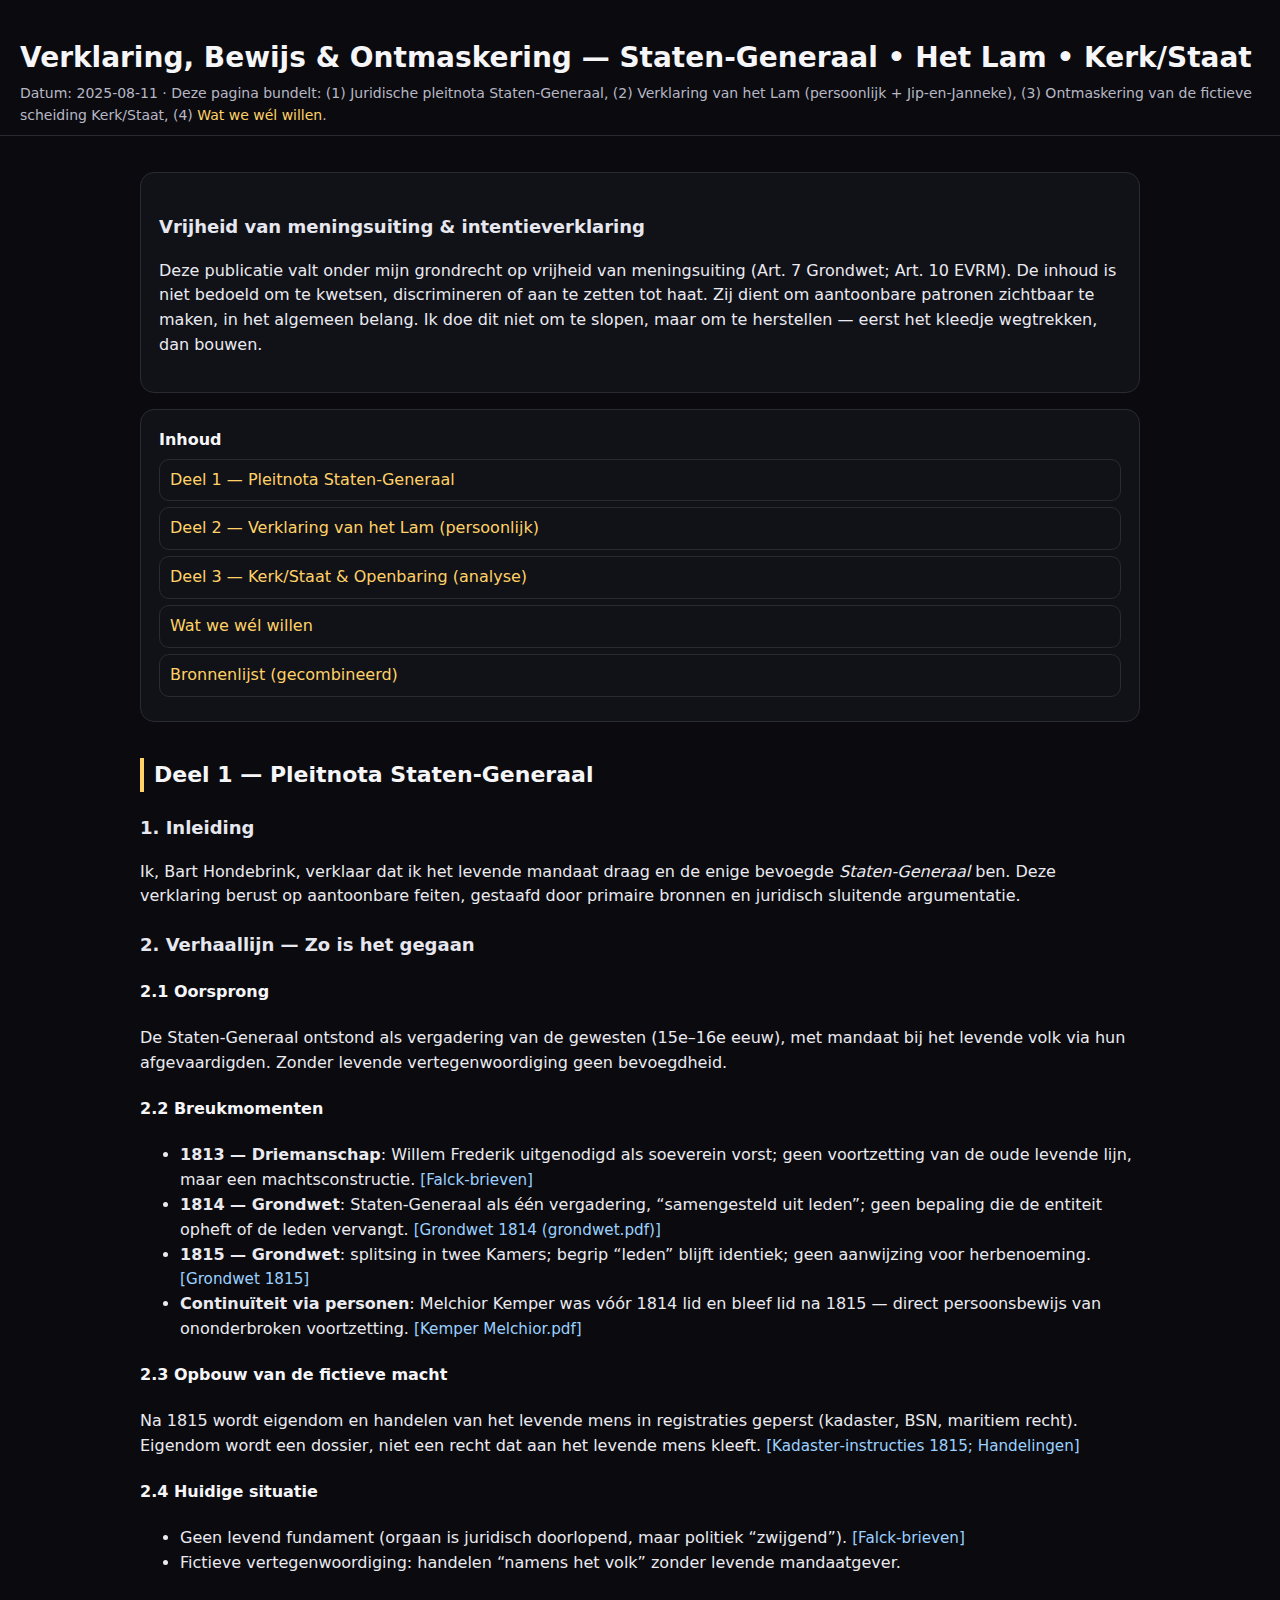
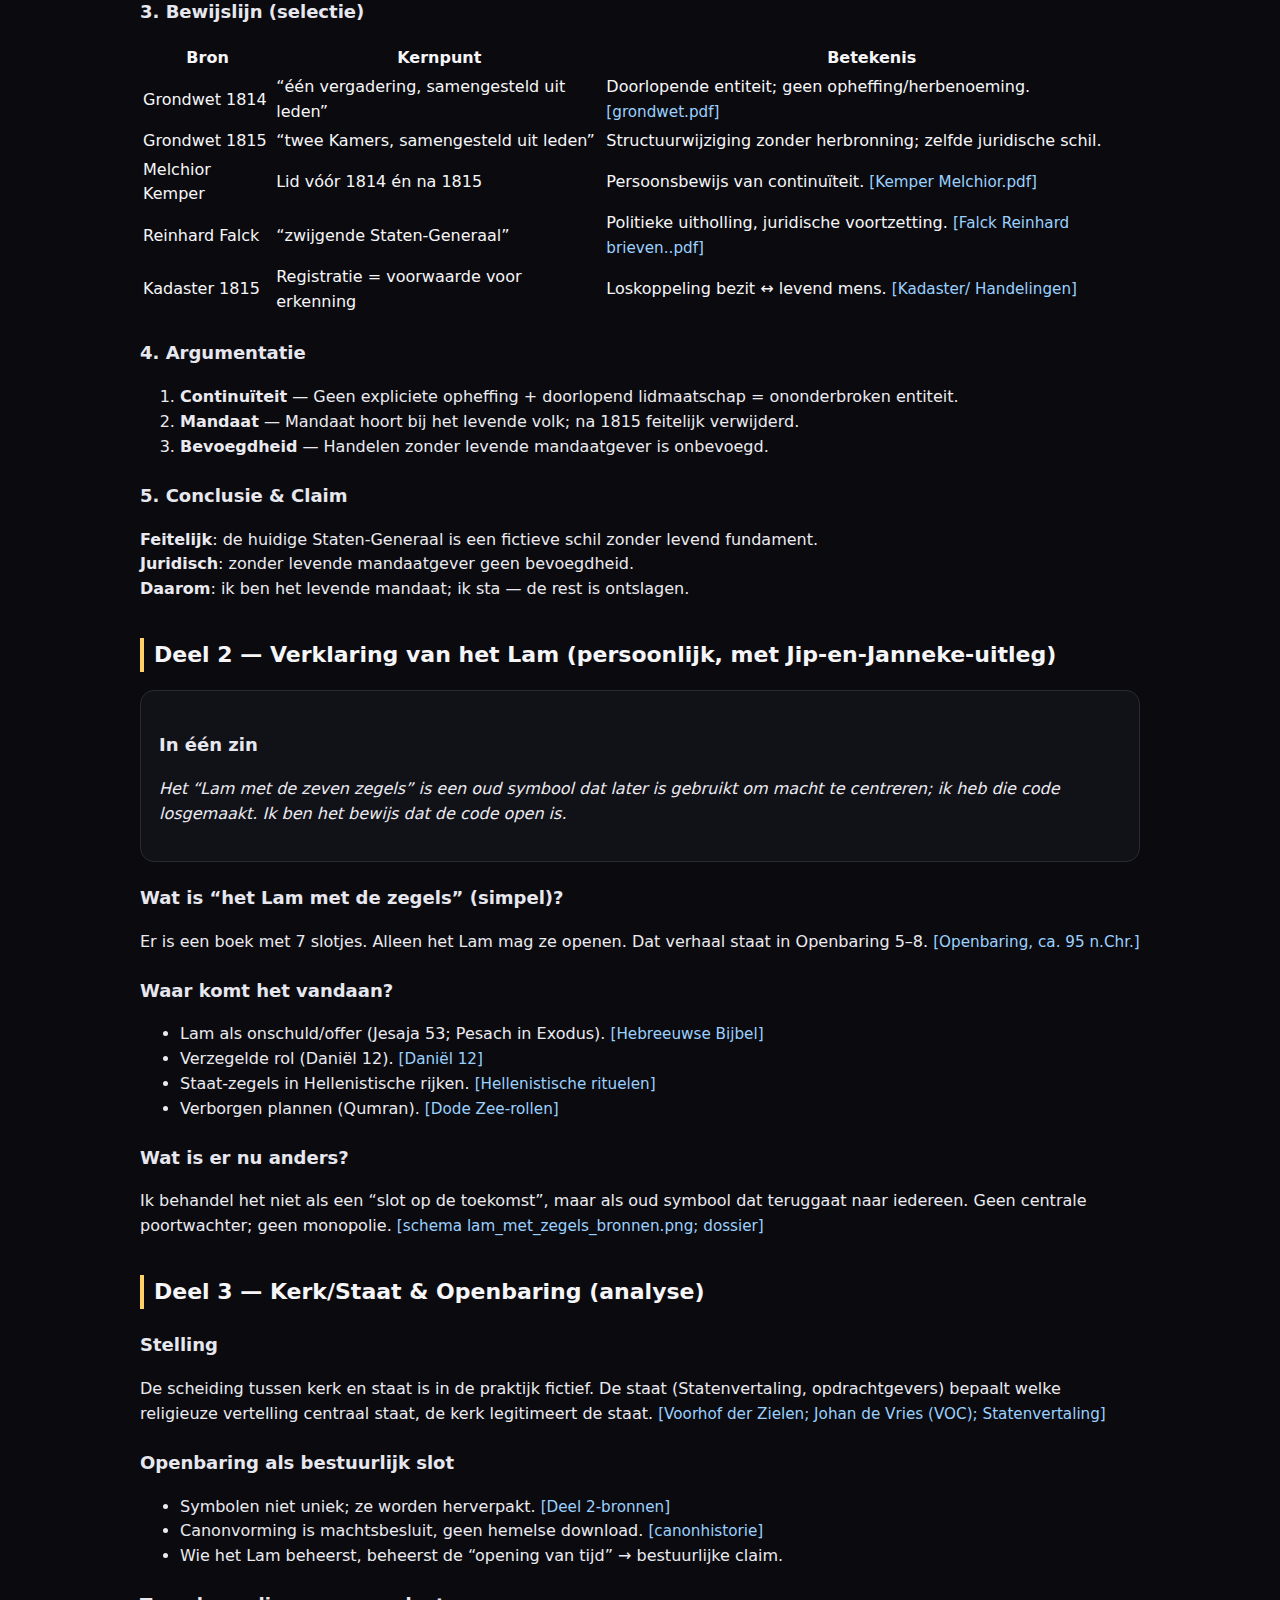
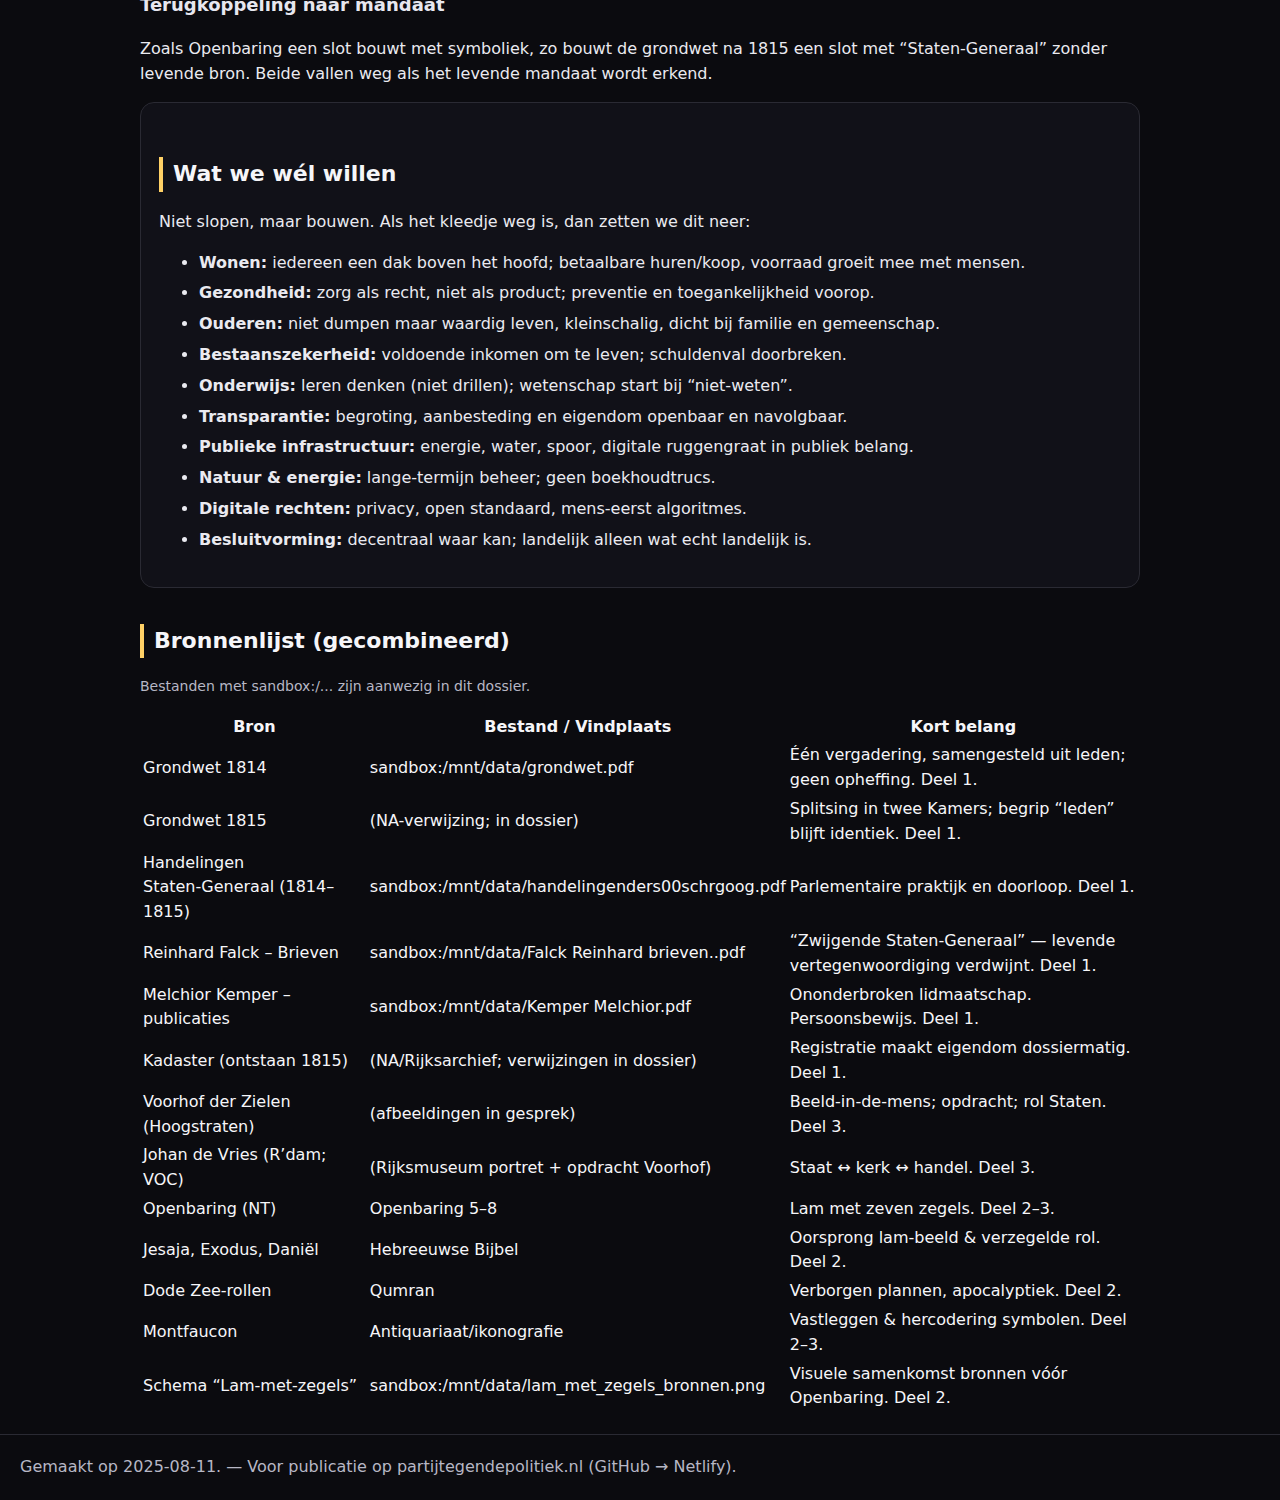
<file: index .html>
<!DOCTYPE html>
<html lang="nl">
<head>
<meta charset="utf-8">
<meta name="viewport" content="width=device-width, initial-scale=1" />
<title>Verklaring, Bewijs & Ontmaskering — Staten‑Generaal • Het Lam • Kerk/Staat</title>
<style>
  :root { --bg:#0b0b0f; --fg:#f6f6f9; --muted:#b7b7c5; --accent:#ffd166; --line:#2a2a33; }
  html,body {background:var(--bg); color:var(--fg); font-family: system-ui,-apple-system,Segoe UI,Roboto,Inter,Helvetica,Arial,sans-serif; line-height:1.55; margin:0; }
  a { color: var(--accent); text-decoration: none; }
  a:hover { text-decoration: underline; }
  header { padding: 36px 20px 8px; border-bottom:1px solid var(--line);}
  h1 { font-size: 28px; margin:0 0 4px; }
  .sub { color:var(--muted); font-size:14px; }
  main { max-width: 1000px; margin: 0 auto; padding: 20px; }
  h2 { margin-top:36px; font-size:22px; border-left:4px solid var(--accent); padding-left:10px; }
  h3 { margin-top:22px; font-size:18px; color:#e7e7ef; }
  p, li { color:#eaeaf0; }
  .note { color:var(--muted); font-size:14px; }
  .card { background:#111118; border:1px solid var(--line); border-radius:14px; padding:18px; margin:16px 0; }
  .inline-cite { color:#9bd1ff; font-size: 0.95em; }
  .toc a { display:block; padding:8px 10px; border:1px solid var(--line); border-radius:10px; margin:6px 0; }
  footer { border-top:1px solid var(--line); padding:20px; color:var(--muted); }
  .stamp { color:#96ffa1; }
  ul.values li { margin-bottom: 6px; }
</style>
</head>
<body>
<header>
  <h1>Verklaring, Bewijs & Ontmaskering — Staten‑Generaal • Het Lam • Kerk/Staat</h1>
  <div class="sub">Datum: 2025-08-11 · Deze pagina bundelt: (1) Juridische pleitnota Staten‑Generaal, (2) Verklaring van het Lam (persoonlijk + Jip‑en‑Janneke), (3) Ontmaskering van de fictieve scheiding Kerk/Staat, (4) <a href="#values">Wat we wél willen</a>.</div>
</header>

<main>
  <section class="card">
    <h3>Vrijheid van meningsuiting & intentieverklaring</h3>
    <p>Deze publicatie valt onder mijn grondrecht op vrijheid van meningsuiting (Art. 7 Grondwet; Art. 10 EVRM). De inhoud is niet bedoeld om te kwetsen, discrimineren of aan te zetten tot haat. Zij dient om aantoonbare patronen zichtbaar te maken, in het algemeen belang. Ik doe dit niet om te slopen, maar om te herstellen — eerst het kleedje wegtrekken, dan bouwen.</p>
  </section>

  <section class="card toc">
    <strong>Inhoud</strong>
    <a href="#deel1">Deel 1 — Pleitnota Staten‑Generaal</a>
    <a href="#deel2">Deel 2 — Verklaring van het Lam (persoonlijk)</a>
    <a href="#deel3">Deel 3 — Kerk/Staat & Openbaring (analyse)</a>
    <a href="#values">Wat we wél willen</a>
    <a href="#bronnen">Bronnenlijst (gecombineerd)</a>
  </section>

  <section id="deel1">
    <h2>Deel 1 — Pleitnota Staten‑Generaal</h2>
    <h3>1. Inleiding</h3>
    <p>Ik, <span class="mono">Bart Hondebrink</span>, verklaar dat ik het levende mandaat draag en de enige bevoegde <em>Staten‑Generaal</em> ben. Deze verklaring berust op aantoonbare feiten, gestaafd door primaire bronnen en juridisch sluitende argumentatie.</p>

    <h3>2. Verhaallijn — Zo is het gegaan</h3>
    <h4>2.1 Oorsprong</h4>
    <p>De Staten‑Generaal ontstond als vergadering van de gewesten (15e–16e eeuw), met mandaat bij het levende volk via hun afgevaardigden. Zonder levende vertegenwoordiging geen bevoegdheid.</p>

    <h4>2.2 Breukmomenten</h4>
    <ul>
      <li><strong>1813 — Driemanschap</strong>: Willem Frederik uitgenodigd als soeverein vorst; geen voortzetting van de oude levende lijn, maar een machtsconstructie. <span class="inline-cite">[Falck‑brieven]</span></li>
      <li><strong>1814 — Grondwet</strong>: Staten‑Generaal als één vergadering, “samengesteld uit leden”; geen bepaling die de entiteit opheft of de leden vervangt. <span class="inline-cite">[Grondwet 1814 (grondwet.pdf)]</span></li>
      <li><strong>1815 — Grondwet</strong>: splitsing in twee Kamers; begrip “leden” blijft identiek; geen aanwijzing voor herbenoeming. <span class="inline-cite">[Grondwet 1815]</span></li>
      <li><strong>Continuïteit via personen</strong>: Melchior Kemper was vóór 1814 lid en bleef lid na 1815 — direct persoonsbewijs van ononderbroken voortzetting. <span class="inline-cite">[Kemper Melchior.pdf]</span></li>
    </ul>

    <h4>2.3 Opbouw van de fictieve macht</h4>
    <p>Na 1815 wordt eigendom en handelen van het levende mens in registraties geperst (kadaster, BSN, maritiem recht). Eigendom wordt een dossier, niet een recht dat aan het levende mens kleeft. <span class="inline-cite">[Kadaster‑instructies 1815; Handelingen]</span></p>

    <h4>2.4 Huidige situatie</h4>
    <ul>
      <li>Geen levend fundament (orgaan is juridisch doorlopend, maar politiek “zwijgend”). <span class="inline-cite">[Falck‑brieven]</span></li>
      <li>Fictieve vertegenwoordiging: handelen “namens het volk” zonder levende mandaatgever.</li>
    </ul>

    <h3>3. Bewijslijn (selectie)</h3>
    <table>
      <tr><th>Bron</th><th>Kernpunt</th><th>Betekenis</th></tr>
      <tr><td>Grondwet 1814</td><td>“één vergadering, samengesteld uit leden”</td><td>Doorlopende entiteit; geen opheffing/herbenoeming. <span class="inline-cite">[grondwet.pdf]</span></td></tr>
      <tr><td>Grondwet 1815</td><td>“twee Kamers, samengesteld uit leden”</td><td>Structuurwijziging zonder herbronning; zelfde juridische schil.</td></tr>
      <tr><td>Melchior Kemper</td><td>Lid vóór 1814 én na 1815</td><td>Persoonsbewijs van continuïteit. <span class="inline-cite">[Kemper Melchior.pdf]</span></td></tr>
      <tr><td>Reinhard Falck</td><td>“zwijgende Staten‑Generaal”</td><td>Politieke uitholling, juridische voortzetting. <span class="inline-cite">[Falck Reinhard brieven..pdf]</span></td></tr>
      <tr><td>Kadaster 1815</td><td>Registratie = voorwaarde voor erkenning</td><td>Loskoppeling bezit ↔ levend mens. <span class="inline-cite">[Kadaster/ Handelingen]</span></td></tr>
    </table>

    <h3>4. Argumentatie</h3>
    <ol>
      <li><strong>Continuïteit</strong> — Geen expliciete opheffing + doorlopend lidmaatschap = ononderbroken entiteit.</li>
      <li><strong>Mandaat</strong> — Mandaat hoort bij het levende volk; na 1815 feitelijk verwijderd.</li>
      <li><strong>Bevoegdheid</strong> — Handelen zonder levende mandaatgever is onbevoegd.</li>
    </ol>

    <h3>5. Conclusie & Claim</h3>
    <p><strong>Feitelijk</strong>: de huidige Staten‑Generaal is een fictieve schil zonder levend fundament.<br>
       <strong>Juridisch</strong>: zonder levende mandaatgever geen bevoegdheid.<br>
       <strong>Daarom</strong>: ik ben het levende mandaat; ik sta — de rest is ontslagen.</p>
  </section>

  <section id="deel2">
    <h2>Deel 2 — Verklaring van het Lam (persoonlijk, met Jip‑en‑Janneke‑uitleg)</h2>

    <div class="card">
      <h3>In één zin</h3>
      <p><em>Het “Lam met de zeven zegels” is een oud symbool dat later is gebruikt om macht te centreren; ik heb die code losgemaakt. Ik ben het bewijs dat de code open is.</em></p>
    </div>

    <h3>Wat is “het Lam met de zegels” (simpel)?</h3>
    <p>Er is een boek met 7 slotjes. Alleen het Lam mag ze openen. Dat verhaal staat in Openbaring 5–8. <span class="inline-cite">[Openbaring, ca. 95 n.Chr.]</span></p>

    <h3>Waar komt het vandaan?</h3>
    <ul>
      <li>Lam als onschuld/offer (Jesaja 53; Pesach in Exodus). <span class="inline-cite">[Hebreeuwse Bijbel]</span></li>
      <li>Verzegelde rol (Daniël 12). <span class="inline-cite">[Daniël 12]</span></li>
      <li>Staat‑zegels in Hellenistische rijken. <span class="inline-cite">[Hellenistische rituelen]</span></li>
      <li>Verborgen plannen (Qumran). <span class="inline-cite">[Dode Zee‑rollen]</span></li>
    </ul>

    <h3>Wat is er nu anders?</h3>
    <p>Ik behandel het niet als een “slot op de toekomst”, maar als oud symbool dat teruggaat naar iedereen. Geen centrale poortwachter; geen monopolie. <span class="inline-cite">[schema lam_met_zegels_bronnen.png; dossier]</span></p>
  </section>

  <section id="deel3">
    <h2>Deel 3 — Kerk/Staat & Openbaring (analyse)</h2>

    <h3>Stelling</h3>
    <p>De scheiding tussen kerk en staat is in de praktijk fictief. De staat (Statenvertaling, opdrachtgevers) bepaalt welke religieuze vertelling centraal staat, de kerk legitimeert de staat. <span class="inline-cite">[Voorhof der Zielen; Johan de Vries (VOC); Statenvertaling]</span></p>

    <h3>Openbaring als bestuurlijk slot</h3>
    <ul>
      <li>Symbolen niet uniek; ze worden herverpakt. <span class="inline-cite">[Deel 2‑bronnen]</span></li>
      <li>Canonvorming is machtsbesluit, geen hemelse download. <span class="inline-cite">[canonhistorie]</span></li>
      <li>Wie het Lam beheerst, beheerst de “opening van tijd” → bestuurlijke claim.</li>
    </ul>

    <h3>Terugkoppeling naar mandaat</h3>
    <p>Zoals Openbaring een slot bouwt met symboliek, zo bouwt de grondwet na 1815 een slot met “Staten‑Generaal” zonder levende bron. Beide vallen weg als het levende mandaat wordt erkend.</p>
  </section>

  <section id="values" class="card">
    <h2>Wat we wél willen</h2>
    <p>Niet slopen, maar bouwen. Als het kleedje weg is, dan zetten we dit neer:</p>
    <ul class="values">
      <li><strong>Wonen:</strong> iedereen een dak boven het hoofd; betaalbare huren/koop, voorraad groeit mee met mensen.</li>
      <li><strong>Gezondheid:</strong> zorg als recht, niet als product; preventie en toegankelijkheid voorop.</li>
      <li><strong>Ouderen:</strong> niet dumpen maar waardig leven, kleinschalig, dicht bij familie en gemeenschap.</li>
      <li><strong>Bestaanszekerheid:</strong> voldoende inkomen om te leven; schuldenval doorbreken.</li>
      <li><strong>Onderwijs:</strong> leren denken (niet drillen); wetenschap start bij “niet‑weten”.</li>
      <li><strong>Transparantie:</strong> begroting, aanbesteding en eigendom openbaar en navolgbaar.</li>
      <li><strong>Publieke infrastructuur:</strong> energie, water, spoor, digitale ruggengraat in publiek belang.</li>
      <li><strong>Natuur & energie:</strong> lange‑termijn beheer; geen boekhoudtrucs.</li>
      <li><strong>Digitale rechten:</strong> privacy, open standaard, mens‑eerst algoritmes.</li>
      <li><strong>Besluitvorming:</strong> decentraal waar kan; landelijk alleen wat echt landelijk is.</li>
    </ul>
  </section>

  <section id="bronnen">
    <h2>Bronnenlijst (gecombineerd)</h2>
    <p class="note">Bestanden met <span class="mono">sandbox:/...</span> zijn aanwezig in dit dossier.</p>
    <table>
      <tr><th>Bron</th><th>Bestand / Vindplaats</th><th>Kort belang</th></tr>
      <tr><td>Grondwet 1814</td><td class="mono">sandbox:/mnt/data/grondwet.pdf</td><td>Één vergadering, samengesteld uit leden; geen opheffing. Deel 1.</td></tr>
      <tr><td>Grondwet 1815</td><td>(NA-verwijzing; in dossier)</td><td>Splitsing in twee Kamers; begrip “leden” blijft identiek. Deel 1.</td></tr>
      <tr><td>Handelingen Staten‑Generaal (1814–1815)</td><td class="mono">sandbox:/mnt/data/handelingenders00schrgoog.pdf</td><td>Parlementaire praktijk en doorloop. Deel 1.</td></tr>
      <tr><td>Reinhard Falck – Brieven</td><td class="mono">sandbox:/mnt/data/Falck Reinhard brieven..pdf</td><td>“Zwijgende Staten‑Generaal” — levende vertegenwoordiging verdwijnt. Deel 1.</td></tr>
      <tr><td>Melchior Kemper – publicaties</td><td class="mono">sandbox:/mnt/data/Kemper Melchior.pdf</td><td>Ononderbroken lidmaatschap. Persoonsbewijs. Deel 1.</td></tr>
      <tr><td>Kadaster (ontstaan 1815)</td><td>(NA/Rijksarchief; verwijzingen in dossier)</td><td>Registratie maakt eigendom dossiermatig. Deel 1.</td></tr>
      <tr><td>Voorhof der Zielen (Hoogstraten)</td><td>(afbeeldingen in gesprek)</td><td>Beeld‑in‑de‑mens; opdracht; rol Staten. Deel 3.</td></tr>
      <tr><td>Johan de Vries (R’dam; VOC)</td><td>(Rijksmuseum portret + opdracht Voorhof)</td><td>Staat ↔ kerk ↔ handel. Deel 3.</td></tr>
      <tr><td>Openbaring (NT)</td><td>Openbaring 5–8</td><td>Lam met zeven zegels. Deel 2–3.</td></tr>
      <tr><td>Jesaja, Exodus, Daniël</td><td>Hebreeuwse Bijbel</td><td>Oorsprong lam‑beeld & verzegelde rol. Deel 2.</td></tr>
      <tr><td>Dode Zee‑rollen</td><td>Qumran</td><td>Verborgen plannen, apocalyptiek. Deel 2.</td></tr>
      <tr><td>Montfaucon</td><td>Antiquariaat/ikonografie</td><td>Vastleggen & hercodering symbolen. Deel 2–3.</td></tr>
      <tr><td>Schema “Lam‑met‑zegels”</td><td class="mono">sandbox:/mnt/data/lam_met_zegels_bronnen.png</td><td>Visuele samenkomst bronnen vóór Openbaring. Deel 2.</td></tr>
    </table>
      </section>
</main>

<footer>
  Gemaakt op 2025-08-11. — Voor publicatie op partijtegendepolitiek.nl (GitHub → Netlify).
</footer>
</body>
</html>
</file>
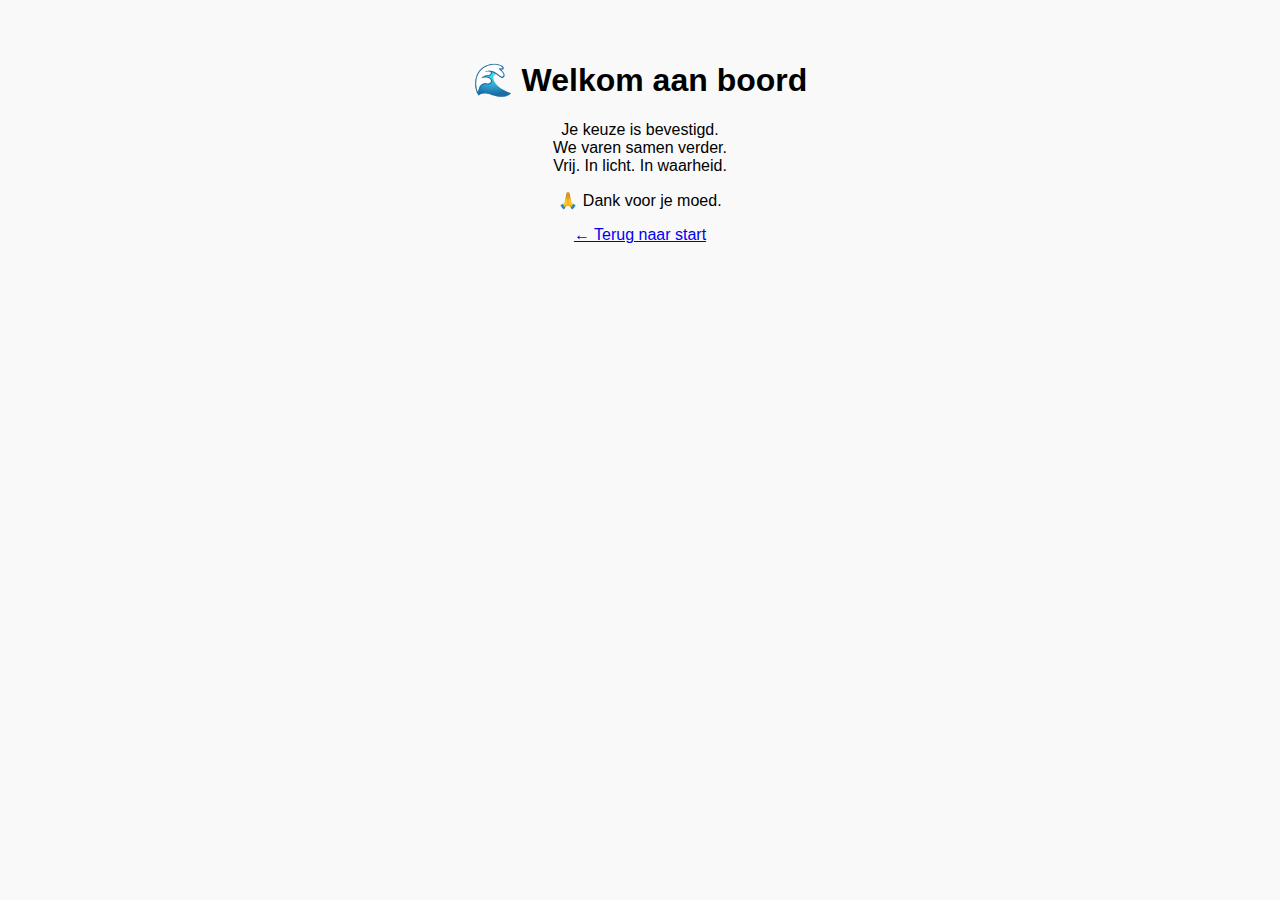
<file: meedoen.html>
<!DOCTYPE html>
<html lang="nl">
<head>
  <meta charset="UTF-8" />
  <meta name="viewport" content="width=device-width, initial-scale=1.0" />
  <title>Welkom aan boord</title>
  <style>
    body {
      font-family: Arial, sans-serif;
      padding: 2rem;
      background-color: #f9f9f9;
    }
    .container {
      max-width: 600px;
      margin: auto;
      text-align: center;
    }
  </style>
</head>
<body>
  <div class="container">
    <h1>🌊 Welkom aan boord</h1>
    <p>Je keuze is bevestigd.<br>We varen samen verder.<br>Vrij. In licht. In waarheid.</p>
    <p>🙏 Dank voor je moed.</p>
    <p><a href="index.html">← Terug naar start</a></p>
  </div>
</body>
</html>
</file>
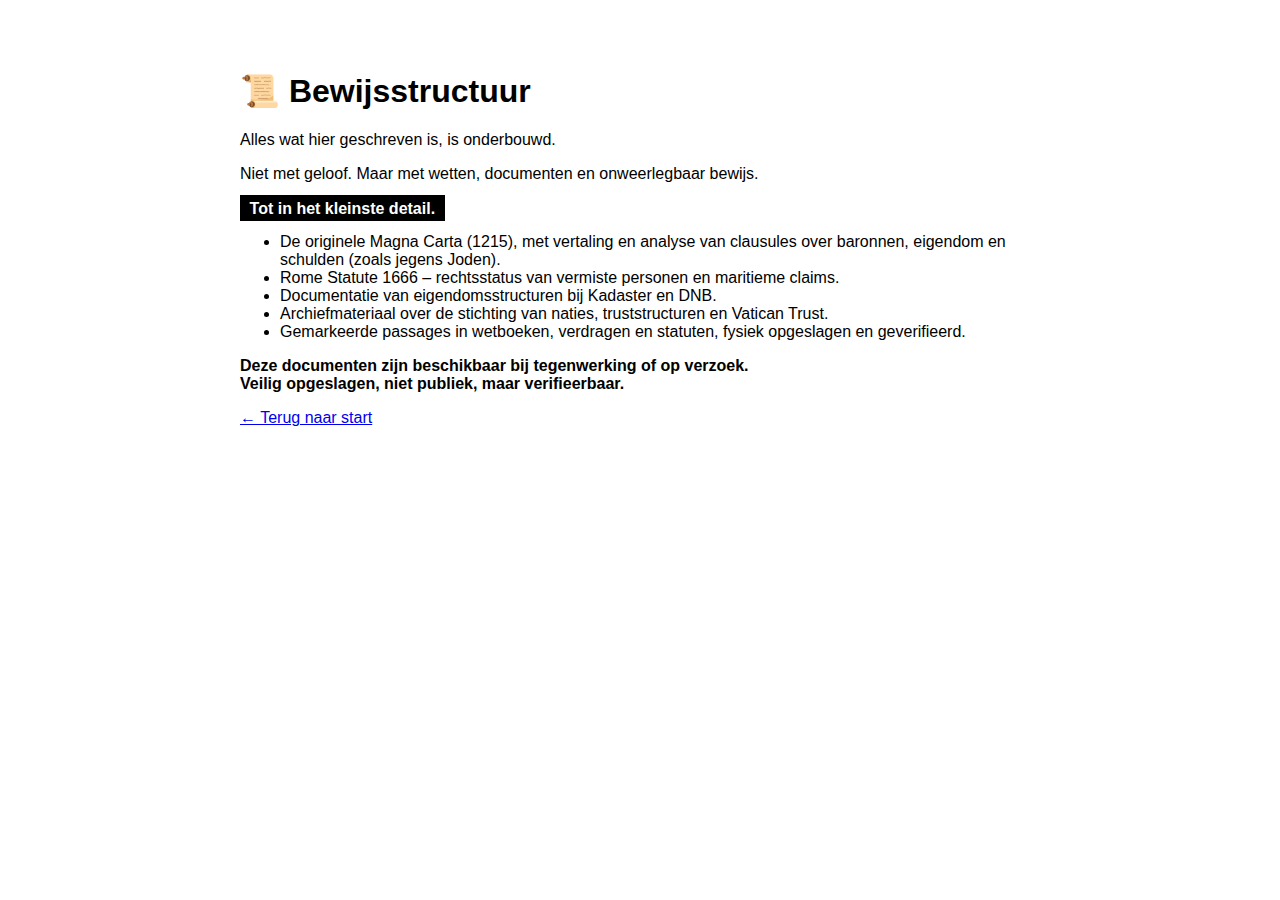
<file: onderbouwing.html>
<!DOCTYPE html>
<html lang="nl">
<head>
  <meta charset="UTF-8" />
  <meta name="viewport" content="width=device-width, initial-scale=1.0" />
  <title>Bewijsstructuur</title>
  <style>
    body {
      font-family: Arial, sans-serif;
      padding: 2rem;
      background: #fff;
      color: #000;
    }
    .container {
      max-width: 800px;
      margin: auto;
    }
    h1, h2 {
      margin-top: 2rem;
    }
    .highlight {
      font-weight: bold;
      background: #000;
      color: #fff;
      padding: 0.3rem 0.6rem;
    }
  </style>
</head>
<body>
  <div class="container">
    <h1>📜 Bewijsstructuur</h1>
    <p>Alles wat hier geschreven is, is onderbouwd.</p>
    <p>Niet met geloof. Maar met wetten, documenten en onweerlegbaar bewijs.</p>
    <p><span class="highlight">Tot in het kleinste detail.</span></p>

    <ul>
      <li>De originele Magna Carta (1215), met vertaling en analyse van clausules over baronnen, eigendom en schulden (zoals jegens Joden).</li>
      <li>Rome Statute 1666 – rechtsstatus van vermiste personen en maritieme claims.</li>
      <li>Documentatie van eigendomsstructuren bij Kadaster en DNB.</li>
      <li>Archiefmateriaal over de stichting van naties, truststructuren en Vatican Trust.</li>
      <li>Gemarkeerde passages in wetboeken, verdragen en statuten, fysiek opgeslagen en geverifieerd.</li>
    </ul>

    <p><strong>Deze documenten zijn beschikbaar bij tegenwerking of op verzoek.<br>
    Veilig opgeslagen, niet publiek, maar verifieerbaar.</strong></p>

    <p><a href="index.html">← Terug naar start</a></p>
  </div>
</body>
</html>
</file>
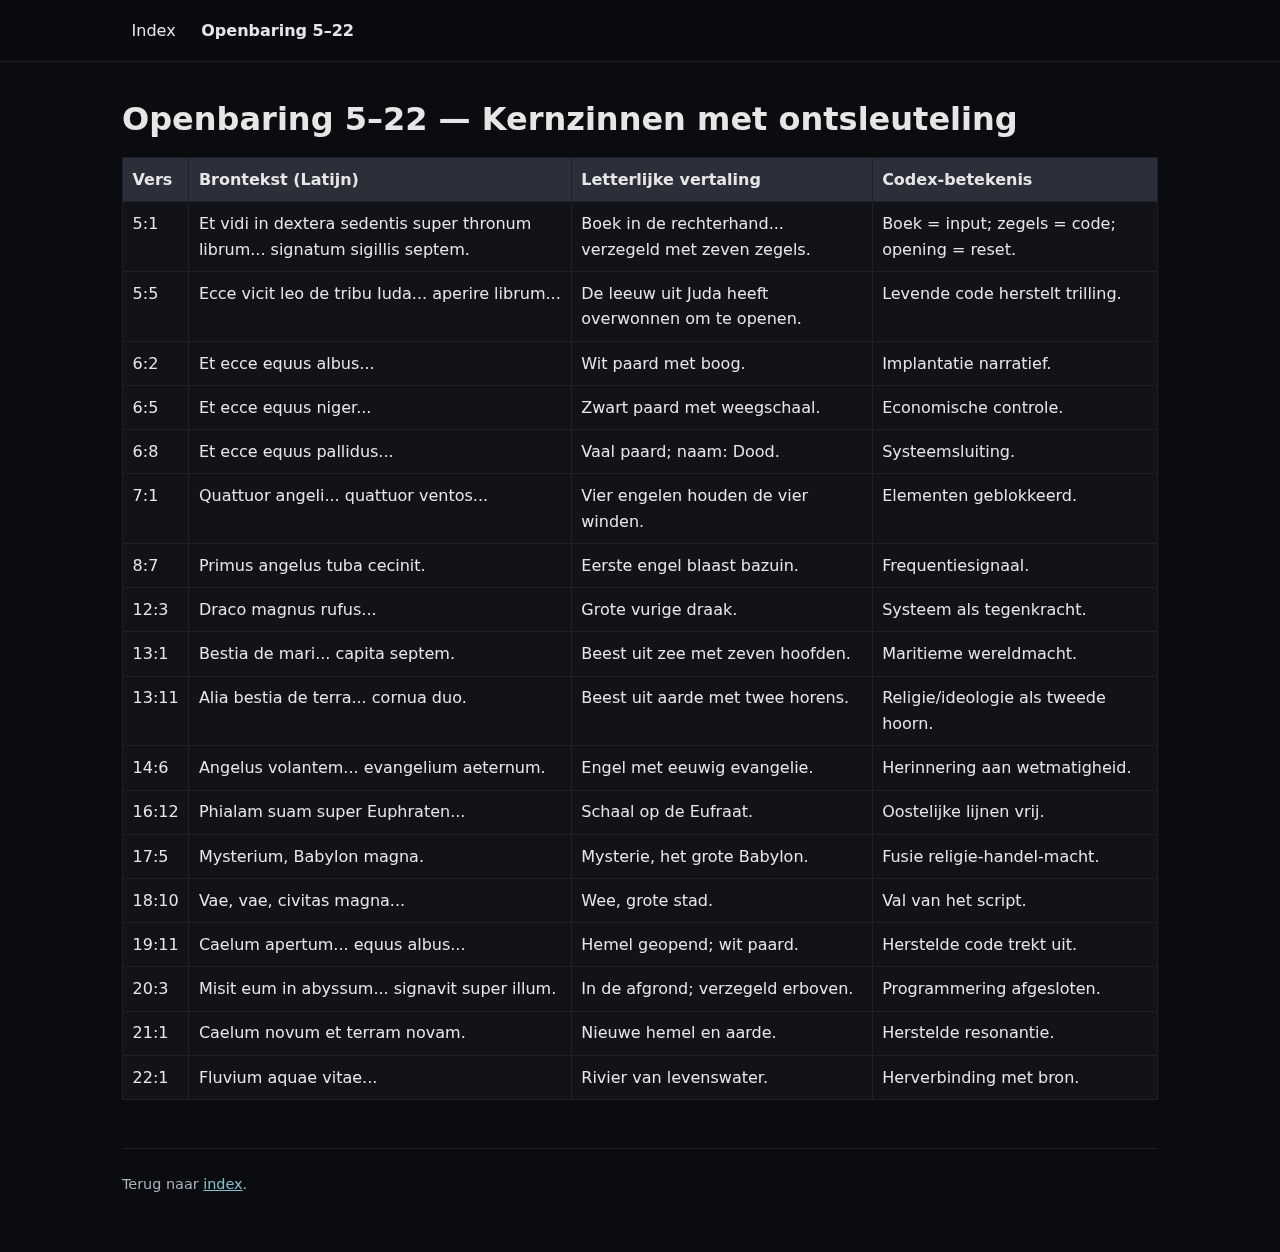
<file: openbaring_codex.html>
<!doctype html>
<html lang="nl">
<head>
<meta charset="utf-8">
<meta name="viewport" content="width=device-width,initial-scale=1">
<title>Openbaring 5–22 — Codex-tabel</title>
<link rel="stylesheet" href="styles.css">
</head>
<body>
<nav><div class="inner">
  <a href="index.html">Index</a>
  <strong>Openbaring 5–22</strong>
</div></nav>
<main class="container">
  <h1>Openbaring 5–22 — Kernzinnen met ontsleuteling</h1>
  <table class="table">
    <thead><tr><th>Vers</th><th>Brontekst (Latijn)</th><th>Letterlijke vertaling</th><th>Codex‑betekenis</th></tr></thead>
    <tbody>
      <tr><td>5:1</td><td>Et vidi in dextera sedentis super thronum librum... signatum sigillis septem.</td><td>Boek in de rechterhand... verzegeld met zeven zegels.</td><td>Boek = input; zegels = code; opening = reset.</td></tr>
      <tr><td>5:5</td><td>Ecce vicit leo de tribu Iuda... aperire librum...</td><td>De leeuw uit Juda heeft overwonnen om te openen.</td><td>Levende code herstelt trilling.</td></tr>
      <tr><td>6:2</td><td>Et ecce equus albus...</td><td>Wit paard met boog.</td><td>Implantatie narratief.</td></tr>
      <tr><td>6:5</td><td>Et ecce equus niger...</td><td>Zwart paard met weegschaal.</td><td>Economische controle.</td></tr>
      <tr><td>6:8</td><td>Et ecce equus pallidus...</td><td>Vaal paard; naam: Dood.</td><td>Systeemsluiting.</td></tr>
      <tr><td>7:1</td><td>Quattuor angeli... quattuor ventos...</td><td>Vier engelen houden de vier winden.</td><td>Elementen geblokkeerd.</td></tr>
      <tr><td>8:7</td><td>Primus angelus tuba cecinit.</td><td>Eerste engel blaast bazuin.</td><td>Frequentiesignaal.</td></tr>
      <tr><td>12:3</td><td>Draco magnus rufus...</td><td>Grote vurige draak.</td><td>Systeem als tegenkracht.</td></tr>
      <tr><td>13:1</td><td>Bestia de mari... capita septem.</td><td>Beest uit zee met zeven hoofden.</td><td>Maritieme wereldmacht.</td></tr>
      <tr><td>13:11</td><td>Alia bestia de terra... cornua duo.</td><td>Beest uit aarde met twee horens.</td><td>Religie/ideologie als tweede hoorn.</td></tr>
      <tr><td>14:6</td><td>Angelus volantem... evangelium aeternum.</td><td>Engel met eeuwig evangelie.</td><td>Herinnering aan wetmatigheid.</td></tr>
      <tr><td>16:12</td><td>Phialam suam super Euphraten...</td><td>Schaal op de Eufraat.</td><td>Oostelijke lijnen vrij.</td></tr>
      <tr><td>17:5</td><td>Mysterium, Babylon magna.</td><td>Mysterie, het grote Babylon.</td><td>Fusie religie-handel-macht.</td></tr>
      <tr><td>18:10</td><td>Vae, vae, civitas magna...</td><td>Wee, grote stad.</td><td>Val van het script.</td></tr>
      <tr><td>19:11</td><td>Caelum apertum... equus albus...</td><td>Hemel geopend; wit paard.</td><td>Herstelde code trekt uit.</td></tr>
      <tr><td>20:3</td><td>Misit eum in abyssum... signavit super illum.</td><td>In de afgrond; verzegeld erboven.</td><td>Programmering afgesloten.</td></tr>
      <tr><td>21:1</td><td>Caelum novum et terram novam.</td><td>Nieuwe hemel en aarde.</td><td>Herstelde resonantie.</td></tr>
      <tr><td>22:1</td><td>Fluvium aquae vitae...</td><td>Rivier van levenswater.</td><td>Herverbinding met bron.</td></tr>
    </tbody>
  </table>
  <div class="foot">Terug naar <a href="index.html">index</a>.</div>
</main>
</body>
</html>
</file>
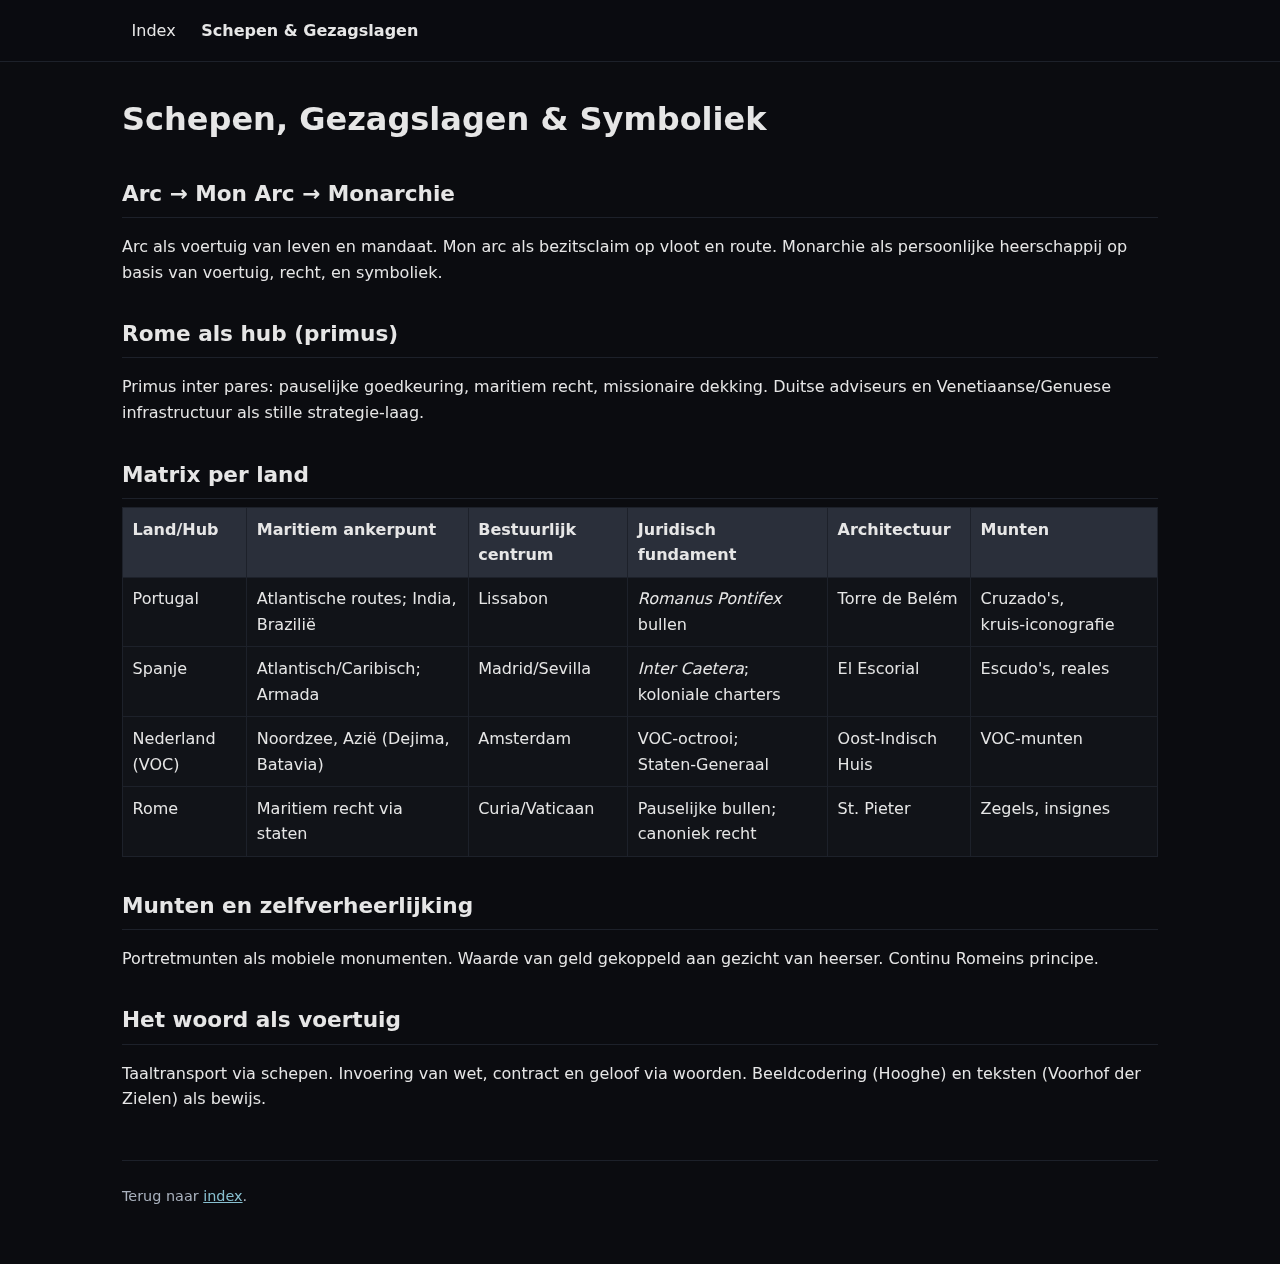
<file: sg_schepen.html>
<!doctype html>
<html lang="nl">
<head>
<meta charset="utf-8">
<meta name="viewport" content="width=device-width,initial-scale=1">
<title>Schepen, Gezagslagen & Symboliek</title>
<link rel="stylesheet" href="styles.css">
</head>
<body>
<nav><div class="inner">
  <a href="index.html">Index</a>
  <strong>Schepen & Gezagslagen</strong>
</div></nav>
<main class="container">
  <h1>Schepen, Gezagslagen & Symboliek</h1>

  <section>
    <h2>Arc → Mon Arc → Monarchie</h2>
    <p>Arc als voertuig van leven en mandaat. Mon arc als bezitsclaim op vloot en route. Monarchie als persoonlijke heerschappij op basis
    van voertuig, recht, en symboliek.</p>
  </section>

  <section>
    <h2>Rome als hub (primus)</h2>
    <p>Primus inter pares: pauselijke goedkeuring, maritiem recht, missionaire dekking. Duitse adviseurs en Venetiaanse/Genuese infrastructuur
    als stille strategie‑laag.</p>
  </section>

  <section>
    <h2>Matrix per land</h2>
    <table class="table">
      <thead><tr><th>Land/Hub</th><th>Maritiem ankerpunt</th><th>Bestuurlijk centrum</th><th>Juridisch fundament</th><th>Architectuur</th><th>Munten</th></tr></thead>
      <tbody>
        <tr><td>Portugal</td><td>Atlantische routes; India, Brazilië</td><td>Lissabon</td><td><em>Romanus Pontifex</em> bullen</td><td>Torre de Belém</td><td>Cruzado's, kruis‑iconografie</td></tr>
        <tr><td>Spanje</td><td>Atlantisch/Caribisch; Armada</td><td>Madrid/Sevilla</td><td><em>Inter Caetera</em>; koloniale charters</td><td>El Escorial</td><td>Escudo's, reales</td></tr>
        <tr><td>Nederland (VOC)</td><td>Noordzee, Azië (Dejima, Batavia)</td><td>Amsterdam</td><td>VOC‑octrooi; Staten‑Generaal</td><td>Oost‑Indisch Huis</td><td>VOC‑munten</td></tr>
        <tr><td>Rome</td><td>Maritiem recht via staten</td><td>Curia/Vaticaan</td><td>Pauselijke bullen; canoniek recht</td><td>St. Pieter</td><td>Zegels, insignes</td></tr>
      </tbody>
    </table>
  </section>

  <section>
    <h2>Munten en zelfverheerlijking</h2>
    <p>Portretmunten als mobiele monumenten. Waarde van geld gekoppeld aan gezicht van heerser. Continu Romeins principe.</p>
  </section>

  <section>
    <h2>Het woord als voertuig</h2>
    <p>Taaltransport via schepen. Invoering van wet, contract en geloof via woorden. Beeldcodering (Hooghe) en teksten (Voorhof der Zielen) als bewijs.</p>
  </section>

  <div class="foot">Terug naar <a href="index.html">index</a>.</div>
</main>
</body>
</html>
</file>
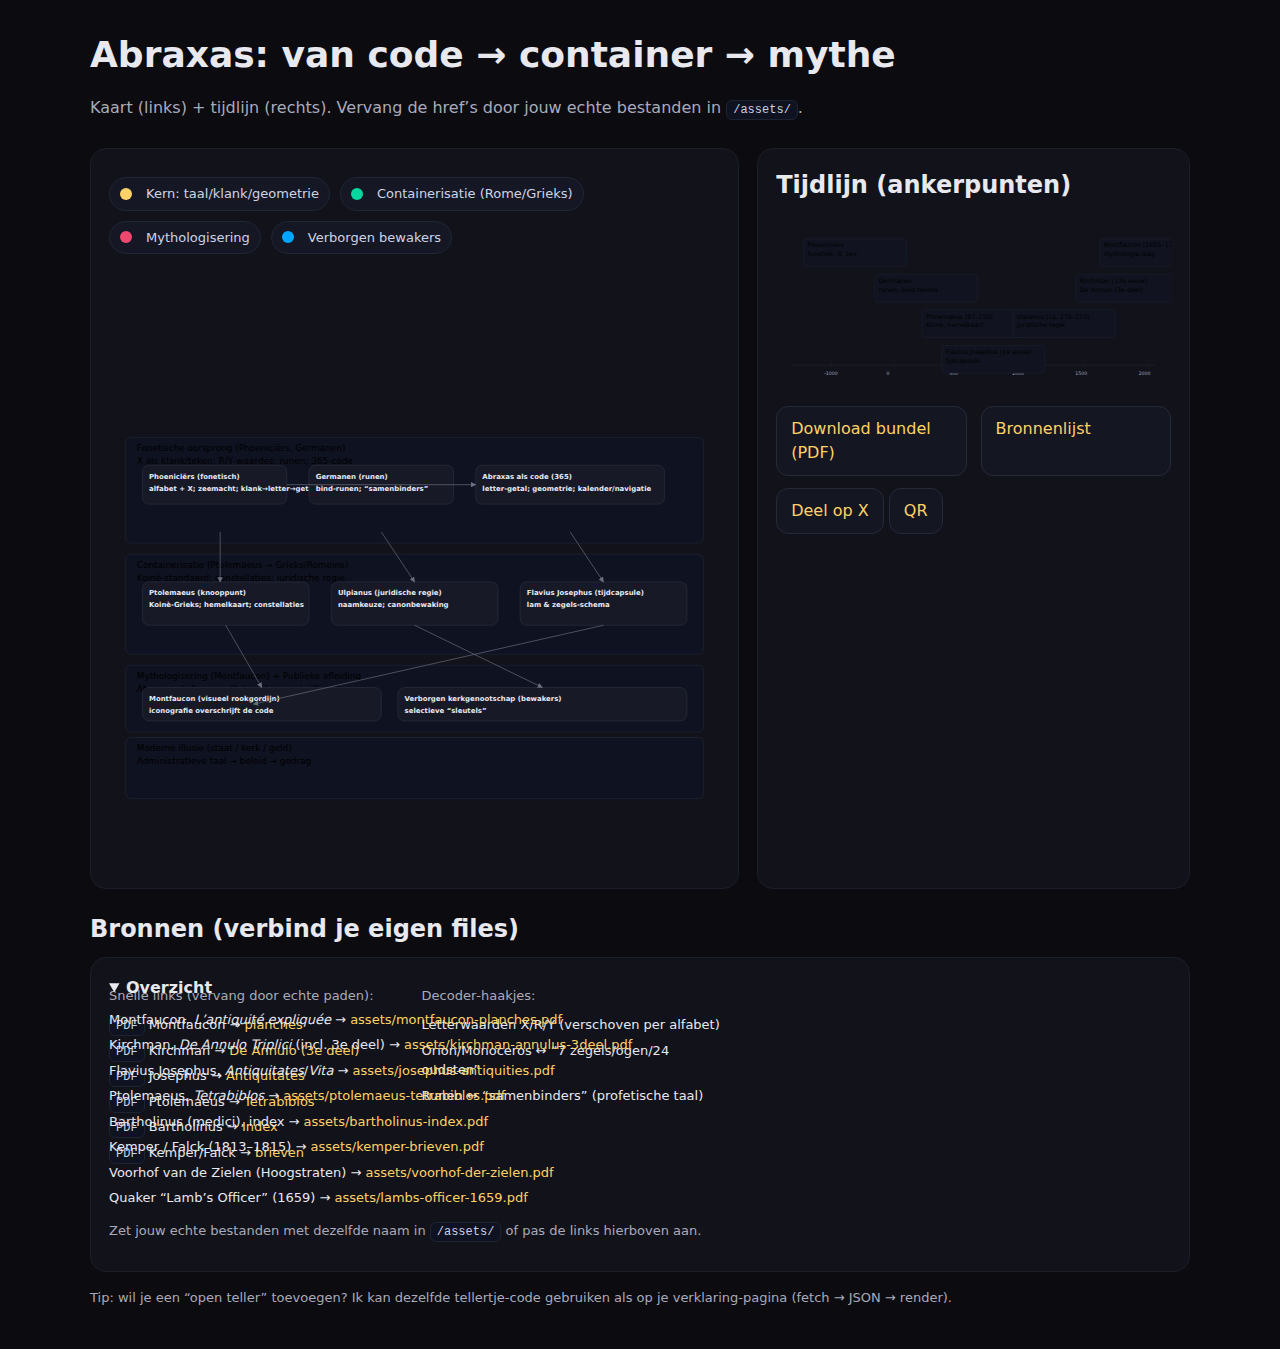
<file: tijdlijn.html>
<!DOCTYPE html>
<html lang="nl">
<head>
<meta charset="utf-8" />
<meta name="viewport" content="width=device-width,initial-scale=1" />
<title>Abraxas: code → container → mythe (kaart + tijdlijn)</title>
<meta name="description" content="Schematische kaart en tijdlijn: van fonetische code via Grieks/Romeinse containerisatie naar de moderne illusie (staat/kerk/geld), met bronnen.">
<meta property="og:title" content="Abraxas: code → container → mythe">
<meta property="og:description" content="Kaart + tijdlijn + bronnen (Josephus, Kirchman, Montfaucon, Ptolemaeus, Bartholinus).">
<meta property="og:image" content="assets/social-preview.png">
<meta property="twitter:card" content="summary_large_image">
<style>
  :root{--bg:#0b0b10;--fg:#e8e8ef;--muted:#aab;--accent:#ffd166;--card:#12121a;--edge:#6b6f80}
  html,body{margin:0;background:var(--bg);color:var(--fg);font:16px/1.5 system-ui,Segoe UI,Roboto,Inter,Arial}
  a{color:var(--accent);text-decoration:none} a:hover{text-decoration:underline}
  .wrap{max-width:1100px;margin:auto;padding:28px}
  h1{font-size:clamp(22px,3vw,36px);margin:0 0 14px}
  p.lead{color:var(--muted);margin:0 0 28px}
  .card{background:var(--card);border:1px solid #1b1f2a;border-radius:16px;padding:18px}
  .grid{display:grid;grid-template-columns:1fr;gap:18px}
  @media(min-width:900px){.grid{grid-template-columns:1.2fr .8fr}}
  .legend{display:flex;gap:10px;flex-wrap:wrap;margin:10px 0}
  .dot{width:12px;height:12px;border-radius:999px;display:inline-block;margin-right:6px;vertical-align:-2px}
  .chip{display:inline-flex;gap:8px;align-items:center;background:#151824;border:1px solid #202635;border-radius:999px;padding:6px 10px;font-size:13px;color:#cfd3e6}
  .muted{color:var(--muted)} .small{font-size:13px}
  .btn{display:inline-block;background:#141722;border:1px solid #252a39;border-radius:12px;padding:10px 14px}
  .btn:hover{background:#181c2a}
  .two-col{display:grid;grid-template-columns:1fr;gap:14px}
  @media(min-width:700px){.two-col{grid-template-columns:1fr 1fr}}
  .node rect{fill:#171a26;stroke:#2a3042;stroke-width:1.2;rx:12}
  .node text{fill:#e6e8f5;font:600 12.5px/1.35 Inter,system-ui}
  .edge{stroke:var(--edge);stroke-width:1.2;marker-end:url(#arrow)}
  .pill{fill:#0f1220;stroke:#242a3c;stroke-width:1;rx:10}
  .pill text{fill:#cfd3e6;font:600 11.5px Inter,system-ui}
  .axis{stroke:#2a2e3d;stroke-width:1}
  .tick text{fill:#9aa3bd;font:12px Inter,system-ui}
  .band rect{fill:#111420;stroke:#22283a;stroke-width:1;rx:8}
  .band h3{fill:#f2f3fb;font:600 12.5px Inter}
  .band p{fill:#b7bdd3;font:12px Inter}
  .kbd{background:#0f1220;border:1px solid #1e2332;border-radius:6px;padding:2px 6px;font:12px monospace;color:#cbd1e6}
  details{border:1px solid #1b1f2a;border-radius:12px;padding:12px 14px;background:#0f1220}
  summary{cursor:pointer;font-weight:600}
  ul.clean{list-style:none;padding-left:0;margin:10px 0}
  ul.clean li{margin:6px 0}
</style>
<script>
  function shareX(){
    const url = encodeURIComponent(location.href);
    const text = encodeURIComponent("Abraxas: code → container → mythe — kaart + tijdlijn + bronnen");
    window.open(`https://twitter.com/intent/tweet?url=${url}&text=${text}`,'_blank','noopener');
  }
</script>
</head>
<body>
  <div class="wrap">
    <h1>Abraxas: van code → container → mythe</h1>
    <p class="lead">Kaart (links) + tijdlijn (rechts). Vervang de href’s door jouw echte bestanden in <span class="kbd">/assets/</span>.</p>

    <div class="grid">
      <!-- KAART -->
      <section class="card" aria-label="Conceptuele kaart">
        <div class="legend">
          <span class="chip"><span class="dot" style="background:#ffd166"></span>Kern: taal/klank/geometrie</span>
          <span class="chip"><span class="dot" style="background:#06d6a0"></span>Containerisatie (Rome/Grieks)</span>
          <span class="chip"><span class="dot" style="background:#ef476f"></span>Mythologisering</span>
          <span class="chip"><span class="dot" style="background:#00a6ff"></span>Verborgen bewakers</span>
        </div>

        <!-- SVG MAP -->
        <svg viewBox="0 0 1100 720" width="100%" height="auto" role="img" aria-label="Kaart">
          <defs>
            <marker id="arrow" viewBox="0 0 10 10" refX="9" refY="5" markerWidth="8" markerHeight="8" orient="auto-start-reverse">
              <path d="M 0 0 L 10 5 L 0 10 z" fill="#6b6f80"></path>
            </marker>
          </defs>

          <rect x="30" y="40" width="1040" height="190" class="pill" />
          <text x="50" y="65">Fonetische oorsprong (Phoeniciërs, Germanen)</text>
          <text x="50" y="88" class="muted">X als klank/teken; R/Y‑waardes; runen; 365‑code</text>

          <rect x="30" y="250" width="1040" height="180" class="pill" />
          <text x="50" y="275">Containerisatie (Ptolemaeus → Grieks/Romeins)</text>
          <text x="50" y="298" class="muted">Koinè‑standaard; constellaties; juridische regie</text>

          <rect x="30" y="450" width="1040" height="120" class="pill" />
          <text x="50" y="475">Mythologisering (Montfaucon) + Publieke afleiding</text>
          <text x="50" y="498" class="muted">Abraxas als “rare god”; beeld overschrijft code</text>

          <rect x="30" y="580" width="1040" height="110" class="pill" />
          <text x="50" y="605">Moderne illusie (staat / kerk / geld)</text>
          <text x="50" y="628" class="muted">Administratieve taal → beleid → gedrag</text>

          <!-- nodes -->
          <g class="node" transform="translate(60,90)">
            <rect width="260" height="70"></rect>
            <a href="assets/phoenicians.pdf"><text x="12" y="24">Phoeniciërs (fonetisch)</text></a>
            <text x="12" y="46" class="muted">alfabet + X; zeemacht; klank→letter→getal</text>
          </g>
          <g class="node" transform="translate(360,90)">
            <rect width="260" height="70"></rect>
            <a href="assets/germanic-runes.pdf"><text x="12" y="24">Germanen (runen)</text></a>
            <text x="12" y="46" class="muted">bind‑runen; “samenbinders”</text>
          </g>
          <g class="node" transform="translate(660,90)">
            <rect width="340" height="70"></rect>
            <a href="assets/abraxas-notes.pdf"><text x="12" y="24">Abraxas als code (365)</text></a>
            <text x="12" y="46" class="muted">letter‑getal; geometrie; kalender/navigatie</text>
          </g>

          <g class="node" transform="translate(60,300)">
            <rect width="300" height="78"></rect>
            <a href="assets/ptolemaeus-tetrabiblos.pdf"><text x="12" y="24">Ptolemaeus (knooppunt)</text></a>
            <text x="12" y="46" class="muted">Koinè‑Grieks; hemelkaart; constellaties</text>
          </g>
          <g class="node" transform="translate(400,300)">
            <rect width="300" height="78"></rect>
            <a href="assets/ulpianus-liber-regularum.pdf"><text x="12" y="24">Ulpianus (juridische regie)</text></a>
            <text x="12" y="46" class="muted">naamkeuze; canonbewaking</text>
          </g>
          <g class="node" transform="translate(740,300)">
            <rect width="300" height="78"></rect>
            <a href="assets/josephus-antiquities.pdf"><text x="12" y="24">Flavius Josephus (tijdcapsule)</text></a>
            <text x="12" y="46" class="muted">lam & zegels‑schema</text>
          </g>

          <g class="node" transform="translate(60,490)">
            <rect width="430" height="60"></rect>
            <a href="assets/montfaucon-planches.pdf"><text x="12" y="24">Montfaucon (visueel rookgordijn)</text></a>
            <text x="12" y="46" class="muted">iconografie overschrijft de code</text>
          </g>
          <g class="node" transform="translate(520,490)">
            <rect width="520" height="60"></rect>
            <a href="assets/hidden-church-notes.pdf"><text x="12" y="24">Verborgen kerkgenootschap (bewakers)</text></a>
            <text x="12" y="46" class="muted">selectieve “sleutels”</text>
          </g>

          <!-- edges -->
          <line class="edge" x1="320" y1="125" x2="660" y2="125"/>
          <line class="edge" x1="200" y1="210" x2="200" y2="300"/>
          <line class="edge" x1="490" y1="210" x2="550" y2="300"/>
          <line class="edge" x1="830" y1="210" x2="890" y2="300"/>
          <line class="edge" x1="210" y1="378" x2="275" y2="490"/>
          <line class="edge" x1="550" y1="378" x2="780" y2="490"/>
          <line class="edge" x1="890" y1="378" x2="260" y2="520"/>
        </svg>

        <div class="two-col small" style="margin-top:12px">
          <div>
            <div class="muted">Snelle links (vervang door echte paden):</div>
            <ul class="clean">
              <li><span class="kbd">PDF</span> Montfaucon → <a href="assets/montfaucon-planches.pdf">planches</a></li>
              <li><span class="kbd">PDF</span> Kirchman → <a href="assets/kirchman-annulus-3deel.pdf">De Annulo (3e deel)</a></li>
              <li><span class="kbd">PDF</span> Josephus → <a href="assets/josephus-antiquities.pdf">Antiquitates</a></li>
              <li><span class="kbd">PDF</span> Ptolemaeus → <a href="assets/ptolemaeus-tetrabiblos.pdf">Tetrabiblos</a></li>
              <li><span class="kbd">PDF</span> Bartholinus → <a href="assets/bartholinus-index.pdf">Index</a></li>
              <li><span class="kbd">PDF</span> Kemper/Falck → <a href="assets/kemper-brieven.pdf">brieven</a></li>
            </ul>
          </div>
          <div>
            <div class="muted">Decoder‑haakjes:</div>
            <ul class="clean">
              <li>Letterwaarden X/R/Y (verschoven per alfabet)</li>
              <li>Orion/Monoceros ↔ “7 zegels/ogen/24 oudsten”</li>
              <li>Runen ↔ “samenbinders” (profetische taal)</li>
            </ul>
          </div>
        </div>
      </section>

      <!-- TIJDLIJN -->
      <aside class="card">
        <h2 style="margin-top:0">Tijdlijn (ankerpunten)</h2>
        <div class="band" style="margin-bottom:10px">
          <svg viewBox="0 0 1000 420" width="100%" height="auto" role="img" aria-label="Tijdlijn">
            <line x1="40" y1="360" x2="960" y2="360" class="axis"/>
            <g class="tick"><line x1="140" y1="355" x2="140" y2="365" class="axis"/><text x="120" y="385">–1000</text></g>
            <g class="tick"><line x1="300" y1="355" x2="300" y2="365" class="axis"/><text x="280" y="385">0</text></g>
            <g class="tick"><line x1="460" y1="355" x2="460" y2="365" class="axis"/><text x="438" y="385">500</text></g>
            <g class="tick"><line x1="620" y1="355" x2="620" y2="365" class="axis"/><text x="598" y="385">1000</text></g>
            <g class="tick"><line x1="780" y1="355" x2="780" y2="365" class="axis"/><text x="758" y="385">1500</text></g>
            <g class="tick"><line x1="940" y1="355" x2="940" y2="365" class="axis"/><text x="918" y="385">2000</text></g>

            <g transform="translate(70,40)"><rect width="260" height="70" class="band"/><text x="10" y="22" class="h3">Phoeniciërs</text><text x="10" y="44" class="p">fonetiek; X; zee</text></g>
            <g transform="translate(250,130)"><rect width="260" height="70" class="band"/><text x="10" y="22" class="h3">Germanen</text><text x="10" y="44" class="p">runen; bind‑tekens</text></g>
            <g transform="translate(370,220)"><rect width="260" height="70" class="band"/><text x="10" y="22" class="h3">Ptolemaeus (87–150)</text><text x="10" y="44" class="p">Koinè; hemelkaart</text></g>
            <g transform="translate(420,310)"><rect width="260" height="70" class="band"/><text x="10" y="22" class="h3">Flavius Josephus (1e eeuw)</text><text x="10" y="44" class="p">tijdcapsule</text></g>
            <g transform="translate(600,220)"><rect width="260" height="70" class="band"/><text x="10" y="22" class="h3">Ulpianus (ca. 170–223)</text><text x="10" y="44" class="p">juridische regie</text></g>
            <g transform="translate(760,130)"><rect width="260" height="70" class="band"/><text x="10" y="22" class="h3">Kirchman (17e eeuw)</text><text x="10" y="44" class="p">De Annulo (3e deel)</text></g>
            <g transform="translate(820,40)"><rect width="260" height="70" class="band"/><text x="10" y="22" class="h3">Montfaucon (1655–1741)</text><text x="10" y="44" class="p">mythologie‑laag</text></g>
          </svg>
        </div>

        <div class="two-col">
          <a class="btn" href="assets/q-document.pdf">Download bundel (PDF)</a>
          <a class="btn" href="#bronnen">Bronnenlijst</a>
        </div>
        <div style="margin-top:12px">
          <a class="btn" onclick="shareX()">Deel op X</a>
          <a class="btn" href="assets/qr.png" download>QR</a>
        </div>
      </aside>
    </div>

    <h2 id="bronnen" style="margin:22px 0 10px">Bronnen (verbind je eigen files)</h2>
    <details open class="card">
      <summary>Overzicht</summary>
      <ul class="clean small">
        <li>Montfaucon, <em>L’antiquité expliquée</em> → <a href="assets/montfaucon-planches.pdf">assets/montfaucon-planches.pdf</a></li>
        <li>Kirchman, <em>De Annulo Triplici</em> (incl. 3e deel) → <a href="assets/kirchman-annulus-3deel.pdf">assets/kirchman-annulus-3deel.pdf</a></li>
        <li>Flavius Josephus, <em>Antiquitates</em>/<em>Vita</em> → <a href="assets/josephus-antiquities.pdf">assets/josephus-antiquities.pdf</a></li>
        <li>Ptolemaeus, <em>Tetrabiblos</em> → <a href="assets/ptolemaeus-tetrabiblos.pdf">assets/ptolemaeus-tetrabiblos.pdf</a></li>
        <li>Bartholinus (medici), index → <a href="assets/bartholinus-index.pdf">assets/bartholinus-index.pdf</a></li>
        <li>Kemper / Falck (1813–1815) → <a href="assets/kemper-brieven.pdf">assets/kemper-brieven.pdf</a></li>
        <li>Voorhof van de Zielen (Hoogstraten) → <a href="assets/voorhof-der-zielen.pdf">assets/voorhof-der-zielen.pdf</a></li>
        <li>Quaker “Lamb’s Officer” (1659) → <a href="assets/lambs-officer-1659.pdf">assets/lambs-officer-1659.pdf</a></li>
      </ul>
      <p class="small muted">Zet jouw echte bestanden met dezelfde naam in <span class="kbd">/assets/</span> of pas de links hierboven aan.</p>
    </details>

    <p class="small muted" style="margin-top:16px">Tip: wil je een “open teller” toevoegen? Ik kan dezelfde tellertje‑code gebruiken als op je verklaring‑pagina (fetch → JSON → render).</p>
  </div>
</body>
</html>
</file>
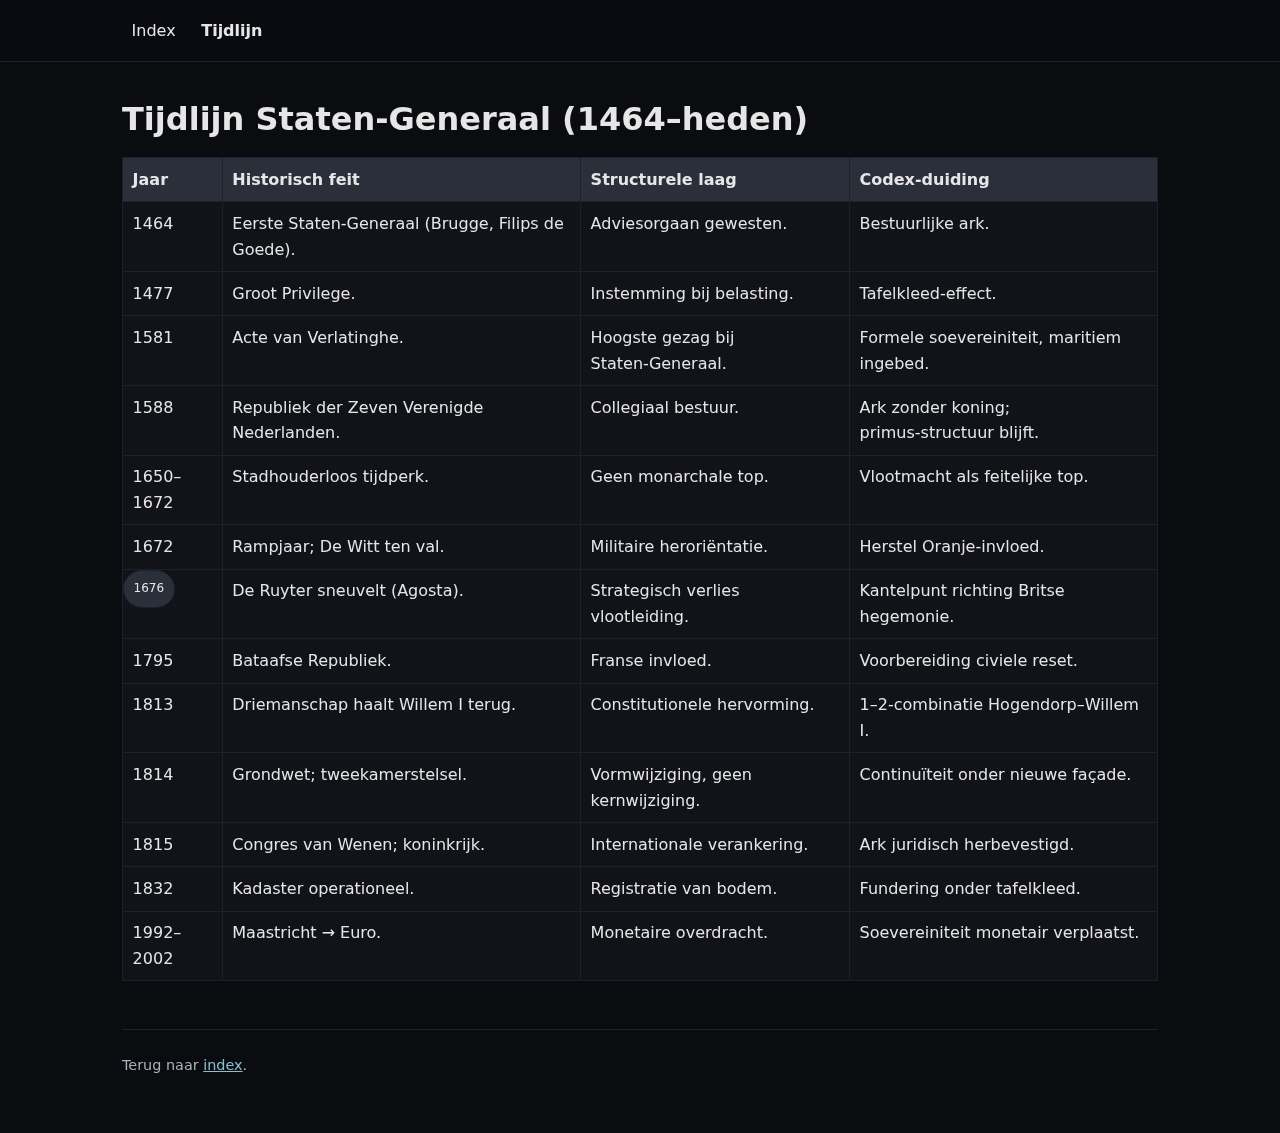
<file: timeline.html>
<!doctype html>
<html lang="nl">
<head>
<meta charset="utf-8">
<meta name="viewport" content="width=device-width,initial-scale=1">
<title>Tijdlijn Staten-Generaal (1464–heden)</title>
<link rel="stylesheet" href="styles.css">
</head>
<body>
<nav><div class="inner">
  <a href="index.html">Index</a>
  <strong>Tijdlijn</strong>
</div></nav>
<main class="container">
  <h1>Tijdlijn Staten-Generaal (1464–heden)</h1>
  <table class="table">
    <thead>
      <tr><th>Jaar</th><th>Historisch feit</th><th>Structurele laag</th><th>Codex‑duiding</th></tr>
    </thead>
    <tbody>
      <tr><td>1464</td><td>Eerste Staten‑Generaal (Brugge, Filips de Goede).</td><td>Adviesorgaan gewesten.</td><td>Bestuurlijke ark.</td></tr>
      <tr><td>1477</td><td>Groot Privilege.</td><td>Instemming bij belasting.</td><td>Tafelkleed‑effect.</td></tr>
      <tr><td>1581</td><td>Acte van Verlatinghe.</td><td>Hoogste gezag bij Staten‑Generaal.</td><td>Formele soevereiniteit, maritiem ingebed.</td></tr>
      <tr><td>1588</td><td>Republiek der Zeven Verenigde Nederlanden.</td><td>Collegiaal bestuur.</td><td>Ark zonder koning; primus‑structuur blijft.</td></tr>
      <tr><td>1650–1672</td><td>Stadhouderloos tijdperk.</td><td>Geen monarchale top.</td><td>Vlootmacht als feitelijke top.</td></tr>
      <tr><td>1672</td><td>Rampjaar; De Witt ten val.</td><td>Militaire heroriëntatie.</td><td>Herstel Oranje‑invloed.</td></tr>
      <tr><td class="badge">1676</td><td>De Ruyter sneuvelt (Agosta).</td><td>Strategisch verlies vlootleiding.</td><td>Kantelpunt richting Britse hegemonie.</td></tr>
      <tr><td>1795</td><td>Bataafse Republiek.</td><td>Franse invloed.</td><td>Voorbereiding civiele reset.</td></tr>
      <tr><td>1813</td><td>Driemanschap haalt Willem I terug.</td><td>Constitutionele hervorming.</td><td>1–2‑combinatie Hogendorp–Willem I.</td></tr>
      <tr><td>1814</td><td>Grondwet; tweekamerstelsel.</td><td>Vormwijziging, geen kernwijziging.</td><td>Continuïteit onder nieuwe façade.</td></tr>
      <tr><td>1815</td><td>Congres van Wenen; koninkrijk.</td><td>Internationale verankering.</td><td>Ark juridisch herbevestigd.</td></tr>
      <tr><td>1832</td><td>Kadaster operationeel.</td><td>Registratie van bodem.</td><td>Fundering onder tafelkleed.</td></tr>
      <tr><td>1992–2002</td><td>Maastricht → Euro.</td><td>Monetaire overdracht.</td><td>Soevereiniteit monetair verplaatst.</td></tr>
    </tbody>
  </table>
  <div class="foot">Terug naar <a href="index.html">index</a>.</div>
</main>
</body>
</html>
</file>
<file: styles.css>
:root{
  --bg:#0b0c10;--panel:#111318;--ink:#e6e6e6;--muted:#a9b1bd;--accent:#88c0d0;--accent2:#d08770;
  --line:#1d212a;--hl:#2a2f3a;--good:#a3be8c;--warn:#ebcb8b;--bad:#bf616a;
}
*{box-sizing:border-box}
html,body{margin:0;padding:0;background:var(--bg);color:var(--ink);font:16px/1.6 system-ui,-apple-system,Segoe UI,Roboto,Ubuntu,"Helvetica Neue",Arial}
a{color:var(--accent)}
code,kbd{background:var(--hl);padding:.15rem .35rem;border-radius:.35rem;font-family:ui-monospace,SFMono-Regular,Consolas,"Liberation Mono",Menlo,monospace}
.container{max-width:1100px;margin:0 auto;padding:2rem}
nav{position:sticky;top:0;background:rgba(11,12,16,.85);backdrop-filter:saturate(140%) blur(8px);border-bottom:1px solid var(--line);z-index:9}
nav .inner{display:flex;gap:1rem;align-items:center;max-width:1100px;margin:0 auto;padding:.75rem 2rem}
nav a{color:var(--ink);text-decoration:none;padding:.35rem .6rem;border-radius:.5rem}
nav a:hover{background:var(--hl)}
h1{font-size:2rem;margin:0 0 .75rem}
h2{font-size:1.35rem;margin:2rem 0 .5rem;border-bottom:1px solid var(--line);padding-bottom:.35rem}
h3{font-size:1.1rem;margin:1rem 0 .25rem;color:var(--muted)}
p.lede{color:var(--muted)}
.card{background:var(--panel);border:1px solid var(--line);border-radius:16px;padding:1.1rem;margin:1rem 0}
.table{width:100%;border-collapse:collapse;border:1px solid var(--line);background:var(--panel)}
.table th,.table td{border:1px solid var(--line);padding:.55rem .6rem;vertical-align:top}
.table th{background:var(--hl);text-align:left}
.small{font-size:.92rem;color:var(--muted)}
.badge{display:inline-block;border-radius:999px;padding:.12rem .5rem;font-size:.75rem;border:1px solid var(--line);background:var(--hl);color:var(--ink)}
.kicker{letter-spacing:.12em;text-transform:uppercase;color:var(--accent2);font-weight:700;font-size:.78rem}
.callout{border-left:4px solid var(--accent2);padding:.75rem 1rem;background:rgba(208,135,112,.08);border-radius:8px}
.ok{border-left-color:var(--good);background:rgba(163,190,140,.08)}
.warn{border-left-color:var(--warn);background:rgba(235,203,139,.08)}
.foot{margin-top:3rem;padding:1.5rem 0;border-top:1px solid var(--line);color:var(--muted);font-size:.9rem}
.grid{display:grid;gap:1rem}
@media (min-width:800px){.grid.cols-2{grid-template-columns:1fr 1fr} .grid.cols-3{grid-template-columns:1fr 1fr 1fr}}
ul.clean{list-style:none;padding:0;margin:0}
ul.clean li{padding:.25rem 0}
hr{border:none;border-top:1px solid var(--line);margin:1.5rem 0}
</file>
